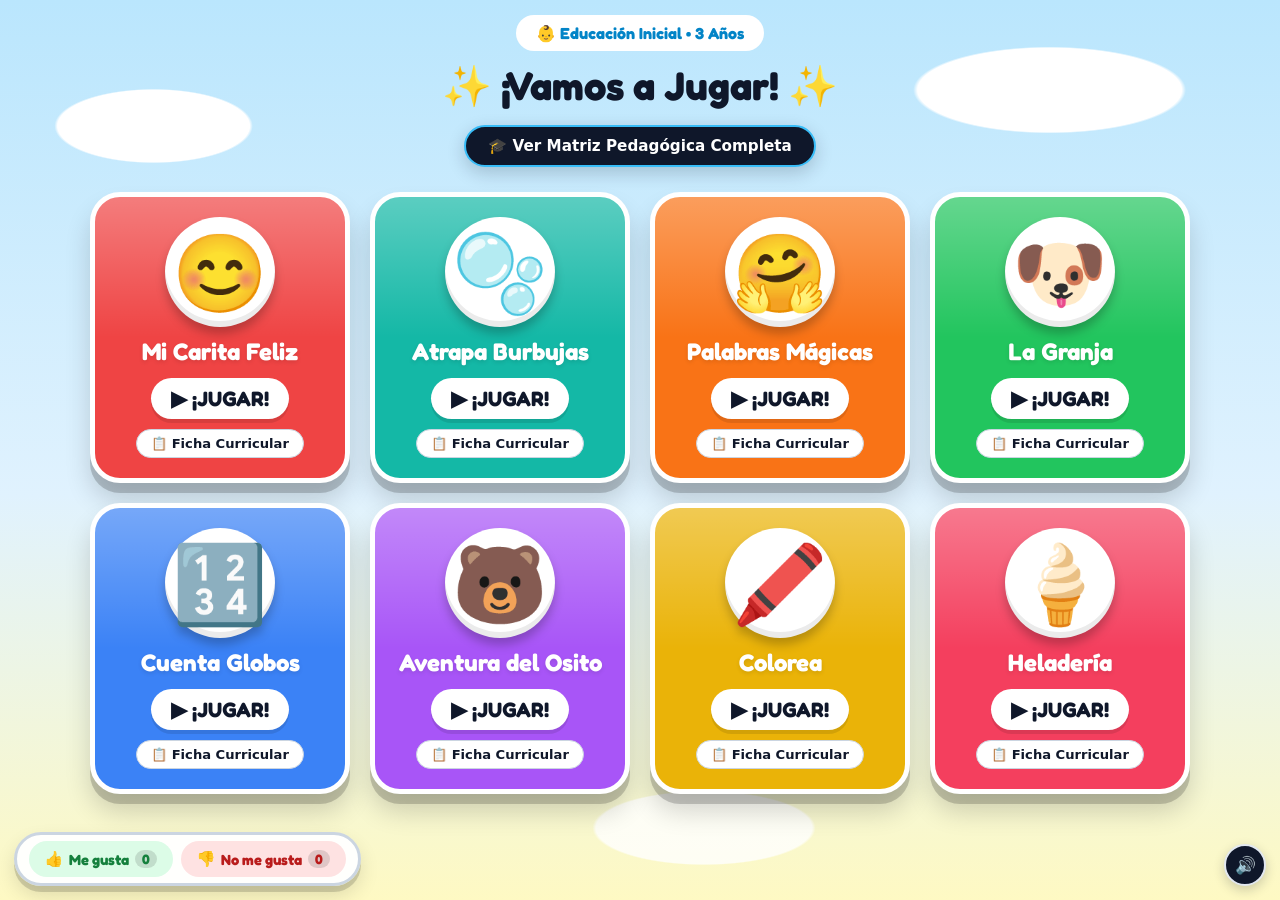
<file: index.html>
<!DOCTYPE html>
<html lang="es">
<head>
  <meta charset="UTF-8">
  <meta name="viewport" content="width=device-width, initial-scale=1.0">
  <title>Mis Juegos - 3 Años</title>
  <link rel="stylesheet" href="global.css">
  <link rel="stylesheet" href="style.css">
  <link href="https://fonts.googleapis.com/css2?family=Fredoka:wght@400;600;700&display=swap" rel="stylesheet">
  <link rel="stylesheet" href="kit.css">
</head>
<body>
  <header class="header">
    <div class="badge-nivel">👶 Educación Inicial • 3 Años</div>
    <h1>✨ ¡Vamos a Jugar! ✨</h1>
  </header>
  <main class="grid-juegos">
    <a href="./juego1-avatar/index.html" class="card card-1"><div class="icon-container">😊</div><h3>Mi Carita Feliz</h3><div class="btn-jugar">▶ ¡JUGAR!</div></a>
    <a href="./juego2-mosaico/index.html" class="card card-2"><div class="icon-container">🫧</div><h3>Atrapa Burbujas</h3><div class="btn-jugar">▶ ¡JUGAR!</div></a>
    <a href="./juego3-valores/index.html" class="card card-3"><div class="icon-container">🤗</div><h3>Palabras Mágicas</h3><div class="btn-jugar">▶ ¡JUGAR!</div></a>
    <a href="./juego4-granja/index.html" class="card card-4"><div class="icon-container">🐶</div><h3>La Granja</h3><div class="btn-jugar">▶ ¡JUGAR!</div></a>
    <a href="./juego5-globos/index.html" class="card card-5"><div class="icon-container">🔢</div><h3>Cuenta Globos</h3><div class="btn-jugar">▶ ¡JUGAR!</div></a>
    <a href="./juego6-cuentos/index.html" class="card card-6"><div class="icon-container">🐻</div><h3>Aventura del Osito</h3><div class="btn-jugar">▶ ¡JUGAR!</div></a>
    <a href="./juego7-arte/index.html" class="card card-7"><div class="icon-container">🖍️</div><h3>Colorea</h3><div class="btn-jugar">▶ ¡JUGAR!</div></a>
    <a href="./juego8-simon/index.html" class="card card-8"><div class="icon-container">🍦</div><h3>Heladería</h3><div class="btn-jugar">▶ ¡JUGAR!</div></a>
  </main>
  <script src="kit.js"></script>
  <script src="script.js"></script>
  <script>
    document.addEventListener('DOMContentLoaded', () => {
      setTimeout(() => {
        if (window.decir) window.decir("Hola, bienvenido. Vamos a jugar, escoge una tarjeta.");
      }, 500);
    });
  </script>
</body>
</html>
</file>
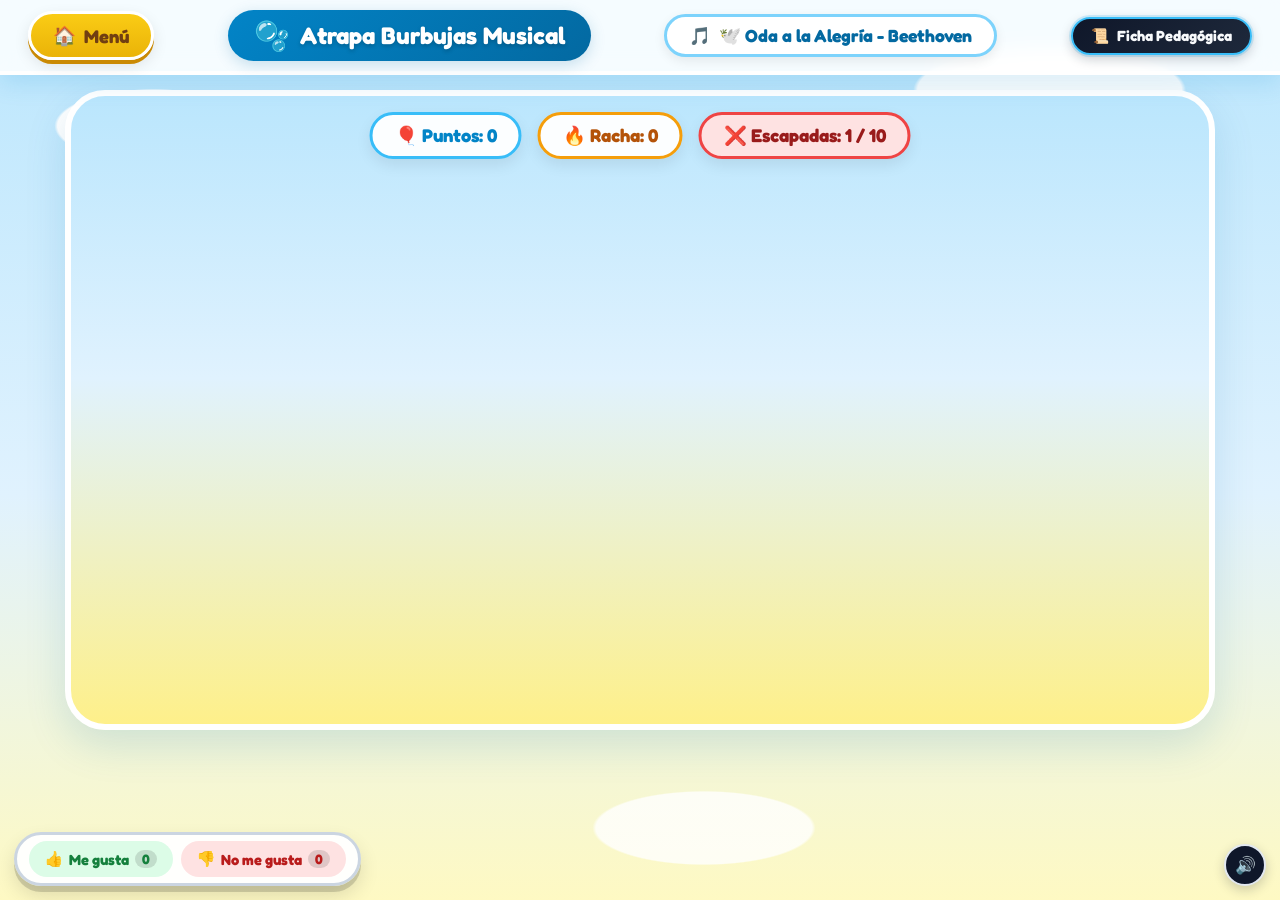
<file: juego2-mosaico/index.html>
<!DOCTYPE html>
<html lang="es">
<head>
  <meta charset="UTF-8">
  <meta name="viewport" content="width=device-width, initial-scale=1.0">
  <title>Atrapa Burbujas Musical</title>
  <link rel="stylesheet" href="../global.css">
  <link rel="stylesheet" href="../kit.css">
  <link rel="stylesheet" href="style.css">
  <link href="https://fonts.googleapis.com/css2?family=Fredoka:wght@400;600;700&display=swap" rel="stylesheet">
</head>
<body>
  <header class="game-header">
    <a href="../index.html" class="nav-btn-home">
      <span class="btn-icon">🏠</span>
      <span class="btn-text">Menú</span>
    </a>
    
    <div class="header-title-box">
      <span class="header-icon">🫧</span>
      <h1 class="header-title">Atrapa Burbujas Musical</h1>
    </div>

    <div class="song-card-header" id="songBadge">
      🎵 Melodía: Cargando...
    </div>
  </header>

  <main class="game-area-container">
    <div class="score-board-custom">
      <div class="score-card points">🎈 Puntos: <span id="scoreText">0</span></div>
      <div class="score-card streak">🔥 Racha: <span id="streakText">0</span></div>
      <div class="score-card danger">❌ Escapadas: <span id="escapedText">0 / 10</span></div>
    </div>

    <div id="bubbleContainer" class="bubble-viewport"></div>
  </main>

  <script src="../kit.js"></script>
  <script src="../global_helper.js"></script>
  <script src="script.js"></script>
</body>
</html>
</file>
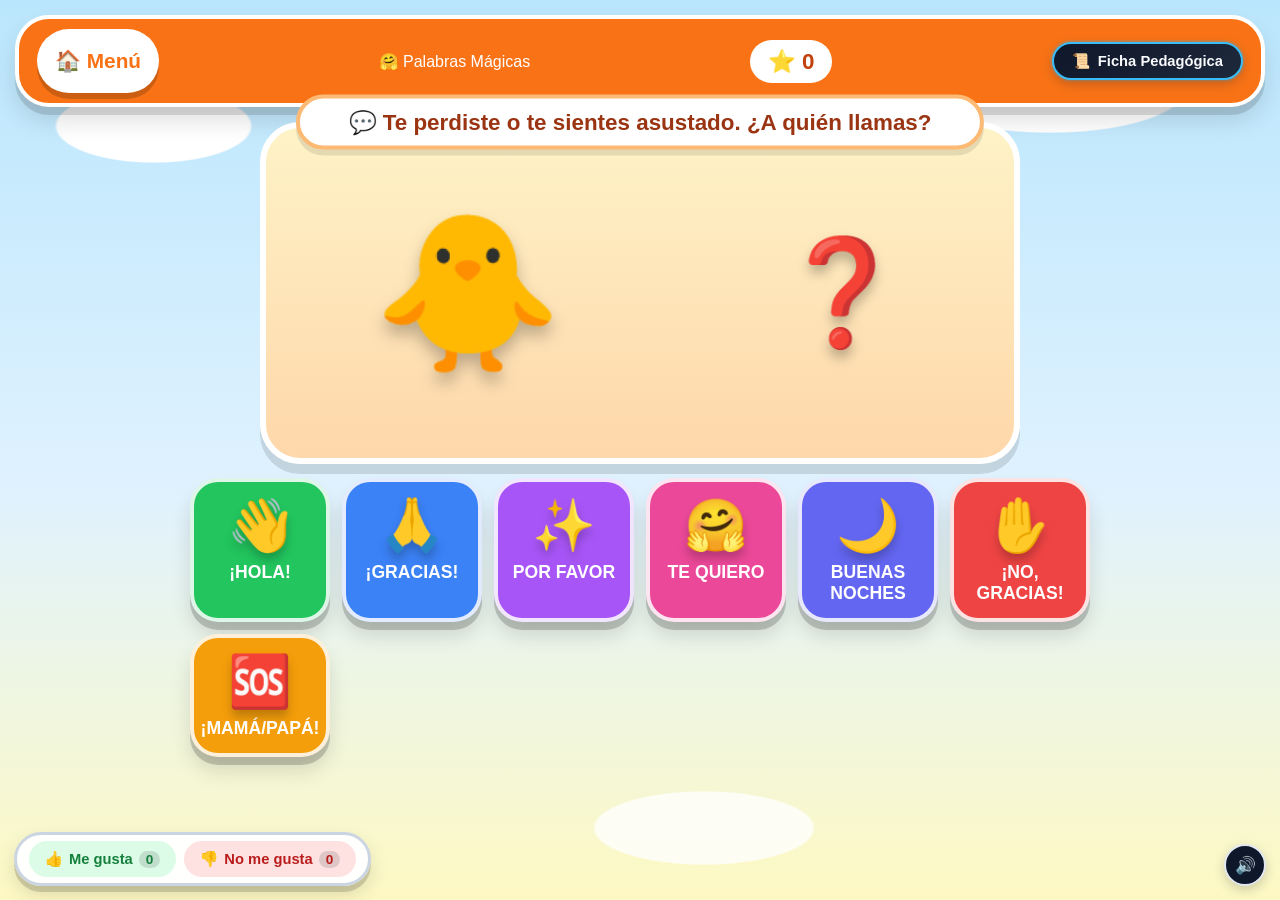
<file: juego3-valores/index.html>
<!DOCTYPE html><html lang="es"><head><meta charset="UTF-8"><meta name="viewport" content="width=device-width, initial-scale=1.0"><title>Palabras Mágicas</title>
<link rel="stylesheet" href="style.css"><link rel="stylesheet" href="../kit.css"></head><body>
<div class="top-nav"><a href="../index.html" class="btn-home">🏠 Menú</a><span class="title">🤗 Palabras Mágicas</span><span class="score" id="est">⭐ 0</span></div>
<div class="escena3" id="esc"><div class="pj" id="pj">🐻</div><div class="prop" id="prop"></div><div class="globo" id="glb"></div></div>
<main class="grid-buttons" id="op"></main>
<script src="../kit.js"></script><script src="script.js"></script>
<script>
  document.addEventListener('DOMContentLoaded', () => {
    setTimeout(() => { if (window.decir) window.decir("¡Bienvenido a Palabras Mágicas! Elige la mejor respuesta."); }, 600);
  });
</script></body></html>
</file>
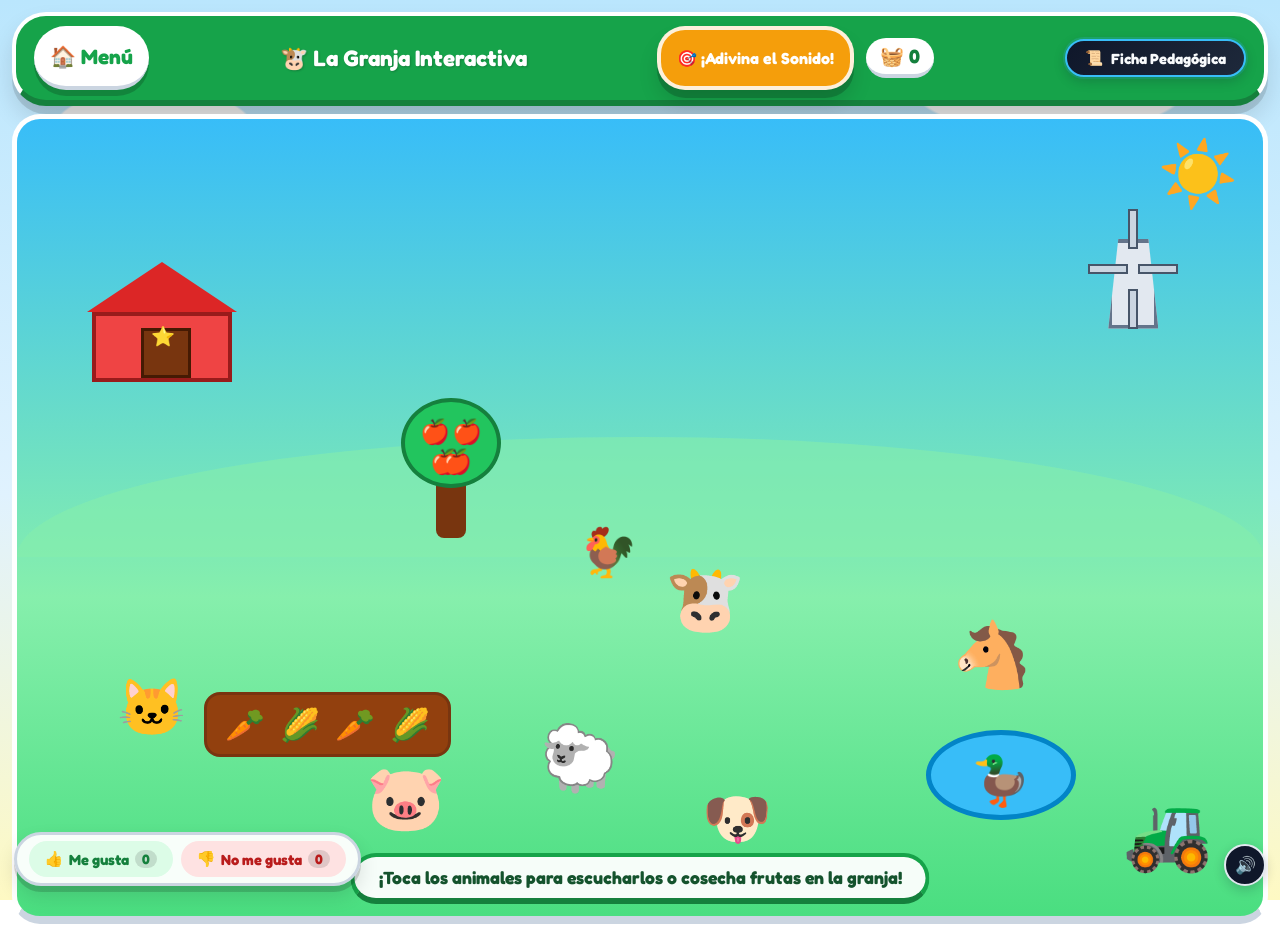
<file: juego4-granja/index.html>
<!DOCTYPE html>
<html lang="es">
<head>
  <meta charset="UTF-8">
  <meta name="viewport" content="width=device-width, initial-scale=1.0">
  <title>La Granja - Educación Inicial</title>
  <link rel="stylesheet" href="../global.css">
  <link rel="stylesheet" href="../kit.css">
  <link rel="stylesheet" href="style.css">
  <link href="https://fonts.googleapis.com/css2?family=Fredoka:wght@400;600;700&display=swap" rel="stylesheet">
</head>
<body>
  <nav class="top-nav">
    <a href="../index.html" class="btn-home">🏠 Menú</a>
    <h2 class="title">🐮 La Granja Interactiva</h2>
    <div class="header-actions">
      <button class="btn-action" onclick="toggleGameMode()" id="modeBtn">🎯 ¡Adivina el Sonido!</button>
      <div class="basket-counter">🧺 <span id="basketCount">0</span></div>
    </div>
  </nav>

  <main class="farm-viewport" id="farmViewport">
    <!-- Sol y Nubes -->
    <div class="sun">☀️</div>
    <div class="cloud cloud-1">☁️</div>
    <div class="cloud cloud-2">☁️</div>

    <!-- Fondo de Montañas -->
    <div class="mountains"></div>

    <!-- Granero Rojo -->
    <div class="barn" title="Granero">
      <div class="barn-roof"></div>
      <div class="barn-wall">
        <div class="barn-door"></div>
        <div class="barn-window">⭐</div>
      </div>
    </div>

    <!-- Molino de Viento Animado -->
    <div class="windmill" title="Molino de Trigo">
      <div class="windmill-body"></div>
      <div class="windmill-blades">
        <div class="blade b1"></div>
        <div class="blade b2"></div>
        <div class="blade b3"></div>
        <div class="blade b4"></div>
      </div>
    </div>

    <!-- Cerca de Madera -->
    <div class="fence-line"></div>

    <!-- Árbol de Manzanas -->
    <div class="apple-tree" id="appleTree" onclick="harvestApple(event)" title="¡Toca para cosechar manzanas!">
      <div class="tree-trunk"></div>
      <div class="tree-foliage">
        <span class="apple a1" id="app1">🍎</span>
        <span class="apple a2" id="app2">🍎</span>
        <span class="apple a3" id="app3">🍎</span>
        <span class="apple a4" id="app4">🍎</span>
      </div>
    </div>

    <!-- Cultivo de Huerta en la Tierra -->
    <div class="crop-field" id="cropField">
      <div class="crop-row">
        <div class="crop-plant" onclick="harvestCrop(this, 'Zanahoria', event)" title="Zanahoria">🥕</div>
        <div class="crop-plant" onclick="harvestCrop(this, 'Maíz', event)" title="Maíz">🌽</div>
        <div class="crop-plant" onclick="harvestCrop(this, 'Zanahoria', event)" title="Zanahoria">🥕</div>
        <div class="crop-plant" onclick="harvestCrop(this, 'Maíz', event)" title="Maíz">🌽</div>
      </div>
    </div>

    <!-- Estanque de Patos -->
    <div class="pond" onclick="playAnimal('pato', event)">
      <div class="duck">🦆</div>
    </div>

    <!-- Animales de la Granja en el Prado -->
    <div class="animal-entity cow" onclick="playAnimal('vaca', event)" title="Vaca">🐮</div>
    <div class="animal-entity horse" onclick="playAnimal('caballo', event)" title="Caballo">🐴</div>
    <div class="animal-entity sheep" onclick="playAnimal('oveja', event)" title="Oveja">🐑</div>
    <div class="animal-entity pig" onclick="playAnimal('cerdo', event)" title="Cerdo">🐷</div>
    <div class="animal-entity hen" onclick="playAnimal('gallo', event)" title="Gallo">🐓</div>
    <div class="animal-entity dog" onclick="playAnimal('perro', event)" title="Perro">🐶</div>
    <div class="animal-entity cat" onclick="playAnimal('gato', event)" title="Gato">🐱</div>
    <div class="tractor" onclick="playTractor(event)">🚜</div>

    <!-- Mensaje Flotante de Instrucción / Lumi -->
    <div class="lumi-banner" id="lumiBanner">
      <span id="lumiText">¡Toca los animales para escucharlos o cosecha frutas en la granja!</span>
    </div>
  </main>

  <script src="../kit.js"></script>
  <script src="script.js"></script>
</body>
</html>
</file>
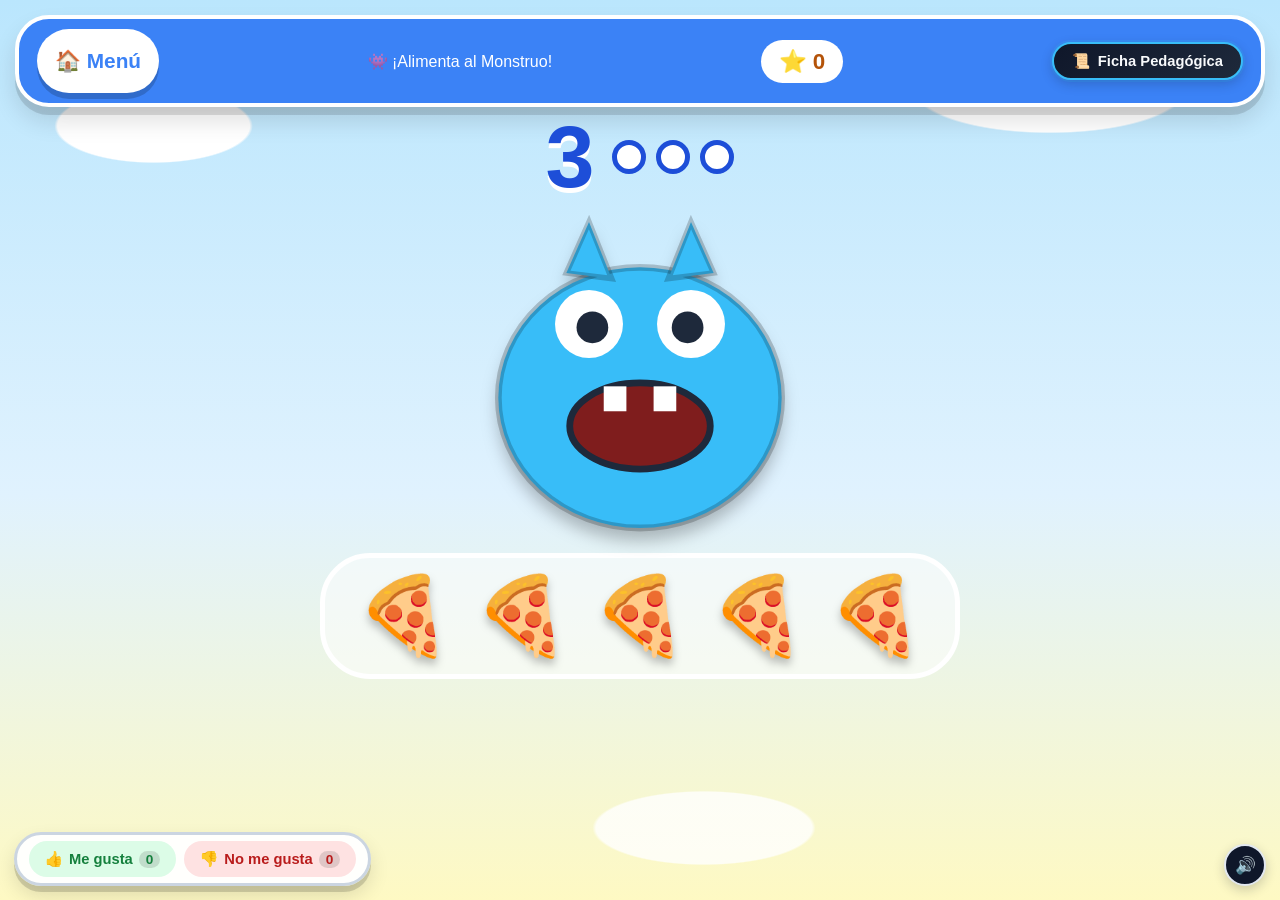
<file: juego5-globos/index.html>
<!DOCTYPE html><html lang="es"><head><meta charset="UTF-8"><meta name="viewport" content="width=device-width, initial-scale=1.0"><title>Alimenta al Monstruo</title>
<link rel="stylesheet" href="style.css"><link rel="stylesheet" href="../kit.css"></head><body>
<div class="top-nav"><a href="../index.html" class="btn-home">🏠 Menú</a><span class="title">👾 ¡Alimenta al Monstruo!</span><span class="stars" id="stars">⭐ 0</span></div>
<div class="pedido" id="pedido"></div>
<div class="monstruo" id="mons"><svg viewBox="0 0 300 300"><ellipse cx="150" cy="170" rx="125" ry="115" fill="var(--m)" stroke="rgba(0,0,0,.2)" stroke-width="6"/><circle cx="105" cy="105" r="30" fill="#fff"/><circle cx="195" cy="105" r="30" fill="#fff"/><circle id="o1" cx="108" cy="108" r="14" fill="#1e293b"/><circle id="o2" cx="192" cy="108" r="14" fill="#1e293b"/><polygon points="85,60 105,15 125,65" fill="var(--m)" stroke="rgba(0,0,0,.2)" stroke-width="5"/><polygon points="175,65 195,15 215,60" fill="var(--m)" stroke="rgba(0,0,0,.2)" stroke-width="5"/><ellipse id="boca" cx="150" cy="195" rx="62" ry="38" fill="#7f1d1d" stroke="#1e293b" stroke-width="6"/><rect x="118" y="160" width="20" height="22" fill="#fff"/><rect x="162" y="160" width="20" height="22" fill="#fff"/></svg><div class="barriga" id="barriga"></div></div>
<div class="plato" id="plato"></div>
<script src="../kit.js"></script><script src="script.js"></script>
<script>
  document.addEventListener('DOMContentLoaded', () => {
    setTimeout(() => { if (window.decir) window.decir("¡Bienvenido a Cuenta Globos y Alimenta al Monstruo!"); }, 600);
  });
</script>
</body></html>
</file>
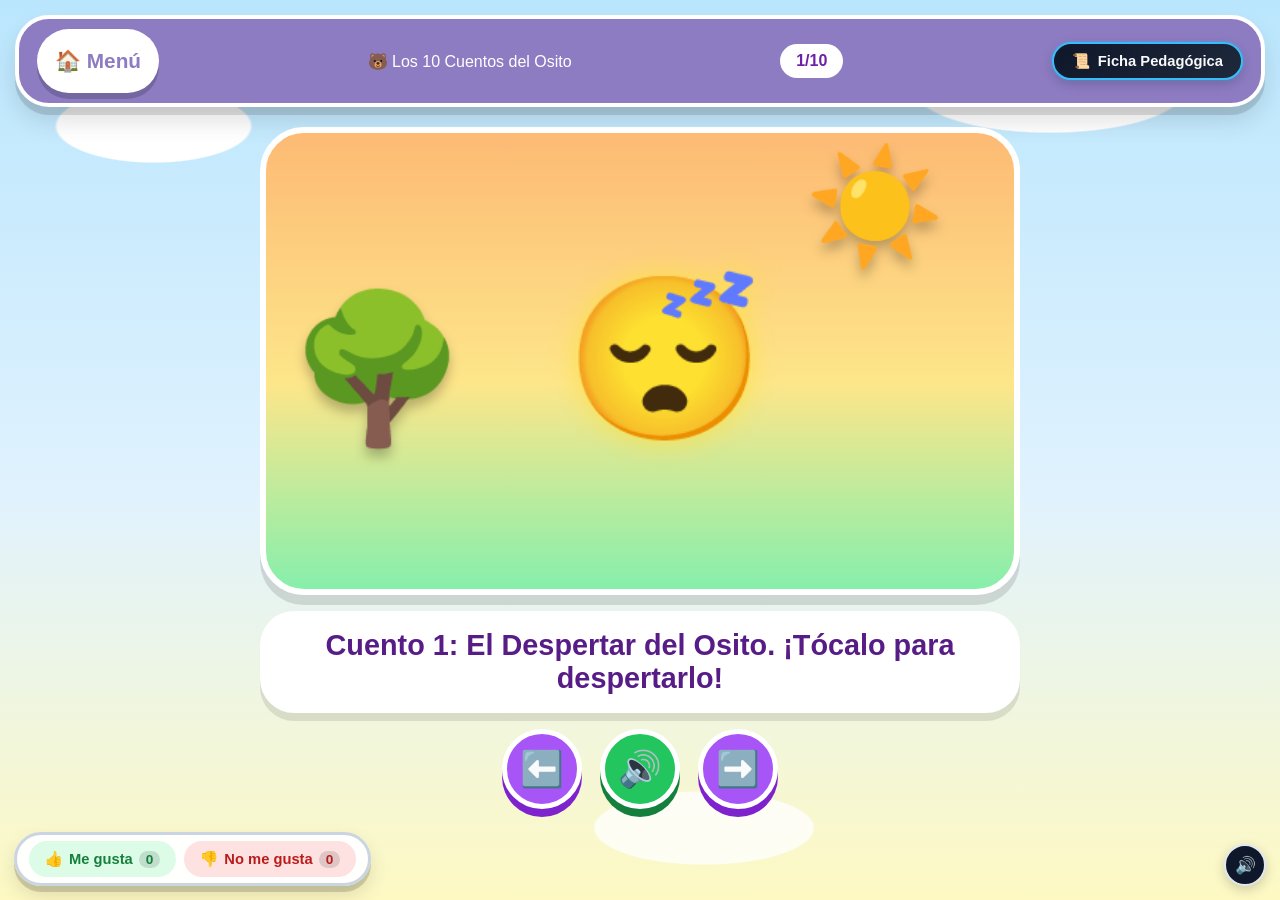
<file: juego6-cuentos/index.html>
<!DOCTYPE html><html lang="es"><head><meta charset="UTF-8"><meta name="viewport" content="width=device-width, initial-scale=1.0"><title>Cuentos del Osito</title>
<link rel="stylesheet" href="style.css"><link rel="stylesheet" href="../kit.css"></head><body>
<div class="top-nav"><a href="../index.html" class="btn-home">🏠 Menú</a><span class="title">🐻 Los 10 Cuentos del Osito</span><span class="stars" id="pg">1/10</span></div>
<main class="libro"><div class="escena" id="escena"></div><div class="texto" id="texto"></div>
<div class="nav-cuento"><button class="flecha" onclick="ir(-1)">⬅️</button><button class="flecha oir" onclick="leer()">🔊</button><button class="flecha" id="sig" onclick="ir(1)">➡️</button></div></main>
<script src="../kit.js"></script><script src="script.js"></script>
<script>
  document.addEventListener('DOMContentLoaded', () => {
    setTimeout(() => { if (window.decir) window.decir("¡Bienvenido a la Aventura del Osito! Tenemos 10 cuentos maravillosos para ti."); }, 600);
  });
</script></body></html>
</file>
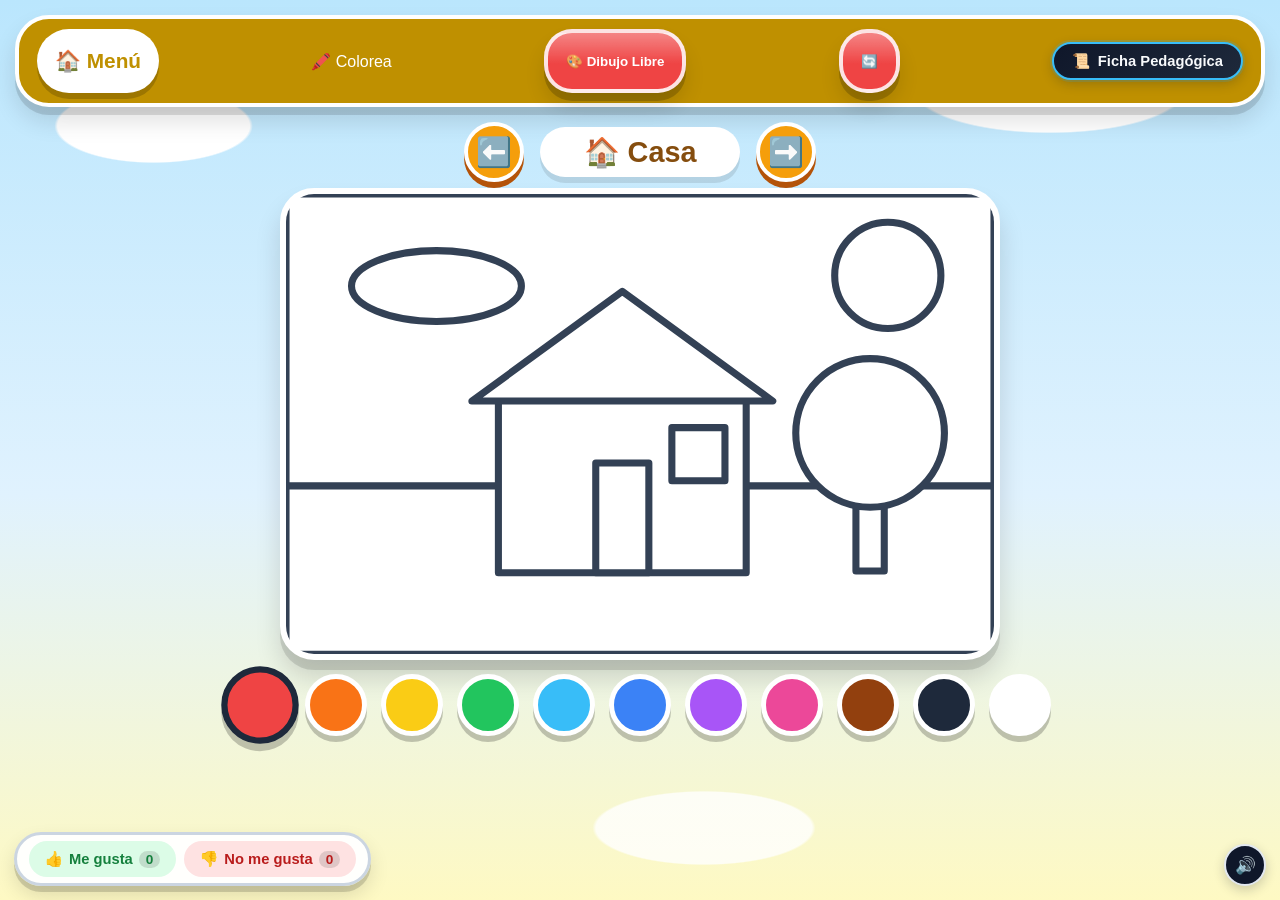
<file: juego7-arte/index.html>
<!DOCTYPE html><html lang="es"><head><meta charset="UTF-8"><meta name="viewport" content="width=device-width, initial-scale=1.0"><title>Colorea</title>
<link rel="stylesheet" href="style.css"><link rel="stylesheet" href="../kit.css"></head><body>
<div class="top-nav"><a href="../index.html" class="btn-home">🏠 Menú</a><span class="title">🖍️ Colorea</span>
<button class="btn-clear" onclick="toggleModoLibre()" id="btnModo">🎨 Dibujo Libre</button>
<button class="btn-clear" onclick="reiniciar()">🔄</button></div>

<div class="selector" id="secSelector">
  <button class="flecha" onclick="cambiar(-1)">⬅️</button>
  <span id="nom" class="nom"></span>
  <button class="flecha" onclick="cambiar(1)">➡️</button>
</div>

<svg id="dib" viewBox="0 0 400 260"></svg>

<div id="contenedorCanvas" style="display:none; margin: 10px auto; text-align:center;">
  <canvas id="paintCanvas" width="500" height="320" style="background:white; border:5px solid #854d0e; border-radius:20px; touch-action:none; cursor:crosshair; box-shadow:0 8px 16px rgba(0,0,0,0.15);"></canvas>
  <div style="margin-top:10px; display:flex; gap:10px; justify-content:center;">
    <button class="btn-clear" onclick="setGrosor(6)">✏️ Pincel Fino</button>
    <button class="btn-clear" onclick="setGrosor(18)">🖌️ Pincel Grueso</button>
    <button class="btn-clear" onclick="usarBorrador()">🧽 Borrador</button>
    <button class="btn-clear" onclick="limpiarCanvasLibre()">🧹 Limpiar Hoja</button>
  </div>
</div>

<div class="paleta" id="paleta"></div>
<script src="../kit.js"></script><script src="script.js"></script>
<script>
  document.addEventListener('DOMContentLoaded', () => {
    setTimeout(() => { if (window.decir) window.decir("¡Bienvenido a Colorea y Dibujo Libre!"); }, 600);
  });
</script></body></html>
</file>
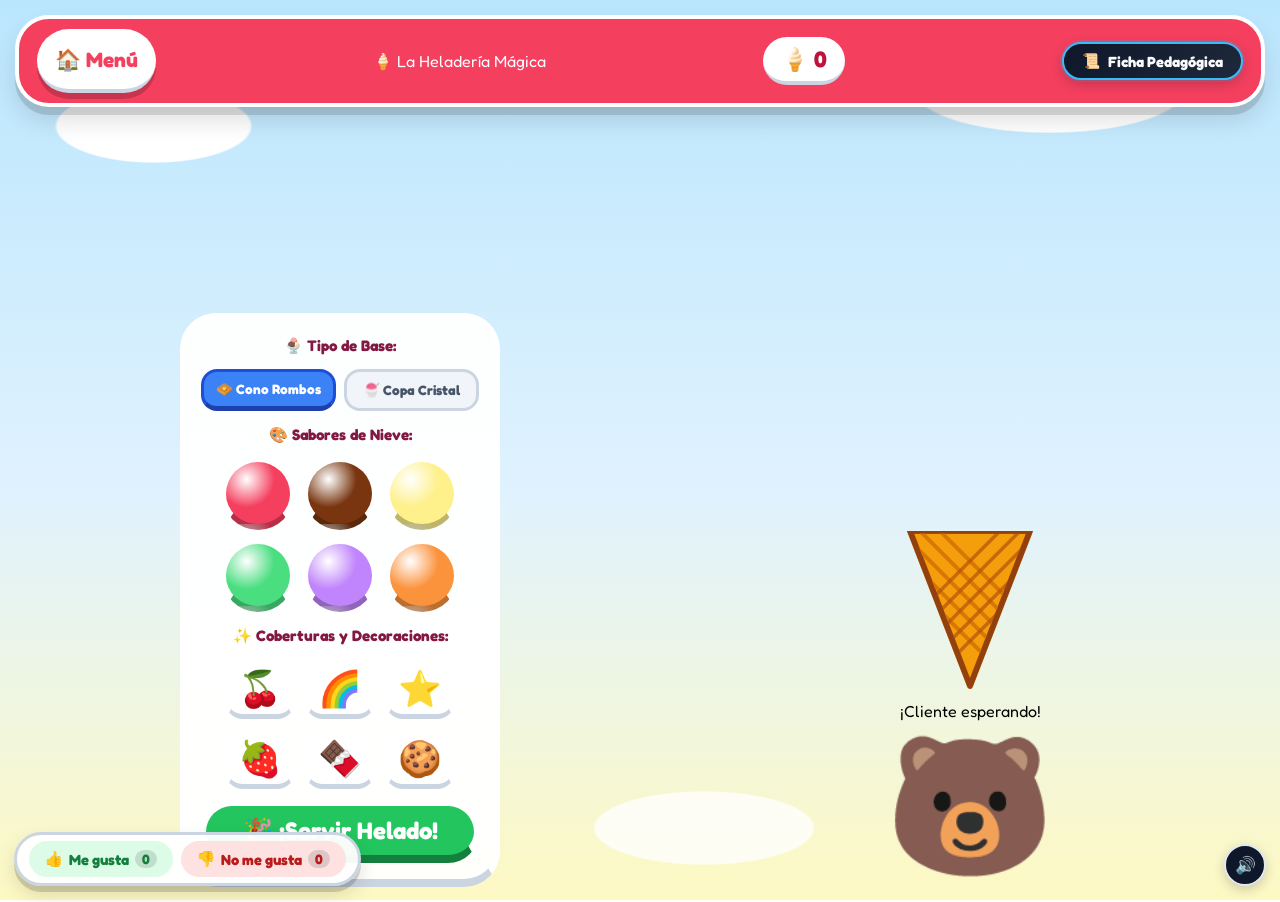
<file: juego8-simon/index.html>
<!DOCTYPE html>
<html lang="es">
<head>
  <meta charset="UTF-8">
  <meta name="viewport" content="width=device-width, initial-scale=1.0">
  <title>La Heladería Mágica</title>
  <link rel="stylesheet" href="style.css">
  <link rel="stylesheet" href="../kit.css">
  <link href="https://fonts.googleapis.com/css2?family=Fredoka:wght@600;700&display=swap" rel="stylesheet">
</head>
<body>

  <div class="top-nav">
    <a href="../index.html" class="btn-home">🏠 Menú</a>
    <span class="title">🍦 La Heladería Mágica</span>
    <span class="score" id="cnt">🍦 0</span>
  </div>

  <main class="heladeria">
    <div class="panel">
      <h3>🍨 Tipo de Base:</h3>
      <div class="fila-base">
        <button class="btn-base active" id="btn-cono" onclick="setBase('cono')">🧇 Cono Rombos</button>
        <button class="btn-base" id="btn-copa" onclick="setBase('copa')">🍧 Copa Cristal</button>
      </div>

      <h3>🎨 Sabores de Nieve:</h3>
      <div class="fila" id="sab"></div>
      
      <h3>✨ Coberturas y Decoraciones:</h3>
      <div class="fila" id="tops"></div>
      
      <button class="servir" onclick="servir()">🎉 ¡Servir Helado!</button>
    </div>

    <div class="estacion">
      <div class="helado" id="hel">
        <!-- SVG Cono Rombos -->
        <svg class="cono-base base-elem active" id="svg-cono" viewBox="0 0 140 160">
          <defs>
            <clipPath id="conoClip">
              <polygon points="10,0 130,0 70,155" />
            </clipPath>
          </defs>
          <polygon points="10,0 130,0 70,155" fill="#f59e0b" stroke="#b45309" stroke-width="6" stroke-linejoin="round"/>
          <g clip-path="url(#conoClip)">
            <path d="M-20 -20 L160 160 M0 -20 L180 160 M20 -20 L200 160 M-40 -20 L140 160 M-60 -20 L120 160" stroke="#d97706" stroke-width="4"/>
            <path d="M160 -20 L-20 160 M140 -20 L-40 160 M180 -20 L0 160 M120 -20 L-60 160 M200 -20 L20 160" stroke="#b45309" stroke-width="3.5" opacity="0.7"/>
          </g>
          <polygon points="10,0 130,0 70,155" fill="none" stroke="#92400e" stroke-width="5" stroke-linejoin="round"/>
        </svg>

        <!-- SVG Copa Cristal colocado por detrás -->
        <svg class="copa-base base-elem" id="svg-copa" viewBox="0 0 170 150">
          <ellipse cx="85" cy="135" rx="45" ry="10" fill="#0284c7" opacity="0.3"/>
          <path d="M75 90 L75 130 L95 130 L95 90 Z" fill="#38bdf8" stroke="#0284c7" stroke-width="3"/>
          <ellipse cx="85" cy="130" rx="40" ry="8" fill="#0284c7"/>
          <!-- Vaso transparente detrás -->
          <path d="M15 15 L45 90 L125 90 L155 15 Z" fill="rgba(186, 230, 253, 0.55)" stroke="#0284c7" stroke-width="5" stroke-linejoin="round"/>
          <ellipse cx="85" cy="15" rx="70" ry="12" fill="none" stroke="#0284c7" stroke-width="4"/>
        </svg>
      </div>

      <div class="cliente-card">
        <span class="cliente-label">¡Cliente esperando!</span>
        <div class="cliente" id="cli">🐻</div>
      </div>
    </div>
  </main>

  <script src="../kit.js"></script>
  <script src="script.js"></script>
  <script>
    document.addEventListener('DOMContentLoaded', () => {
      setTimeout(() => { 
        if (window.decir) window.decir("¡Bienvenido a La Heladería! Prepara un helado delicioso."); 
      }, 600);
    });
  </script>
</body>
</html>
</file>
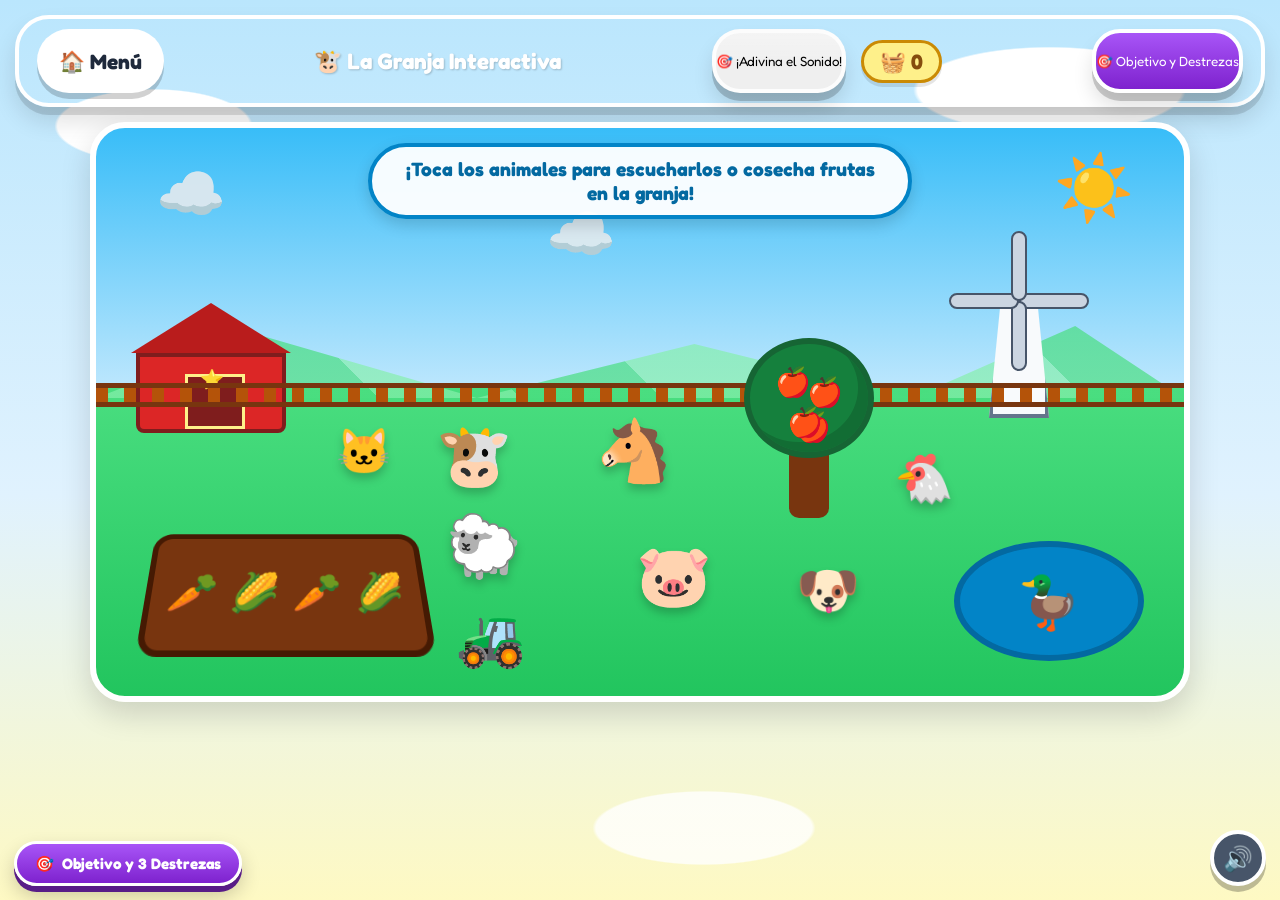
<file: PROYECTO_JUEGOS_CORREGIDO_DEFINITIVO_5/juego4-granja/index.html>
<!DOCTYPE html>
<html lang="es">
<head>
  <meta charset="UTF-8">
  <meta name="viewport" content="width=device-width, initial-scale=1.0">
  <title>La Granja - Educación Inicial</title>
  <link rel="stylesheet" href="../global.css">
  <link rel="stylesheet" href="../kit.css">
  <link rel="stylesheet" href="style.css">
  <link href="https://fonts.googleapis.com/css2?family=Fredoka:wght@400;600;700&display=swap" rel="stylesheet">
</head>
<body>
  <nav class="top-nav">
    <a href="../index.html" class="btn-home">🏠 Menú</a>
    <h2 class="title">🐮 La Granja Interactiva</h2>
    <div class="header-actions">
      <button class="btn-action" onclick="toggleGameMode()" id="modeBtn">🎯 ¡Adivina el Sonido!</button>
      <div class="basket-counter">🧺 <span id="basketCount">0</span></div>
    </div>
  </nav>

  <main class="farm-viewport" id="farmViewport">
    <!-- Sol y Nubes -->
    <div class="sun">☀️</div>
    <div class="cloud cloud-1">☁️</div>
    <div class="cloud cloud-2">☁️</div>

    <!-- Fondo de Montañas -->
    <div class="mountains"></div>

    <!-- Granero Rojo -->
    <div class="barn" title="Granero">
      <div class="barn-roof"></div>
      <div class="barn-wall">
        <div class="barn-door"></div>
        <div class="barn-window">⭐</div>
      </div>
    </div>

    <!-- Molino de Viento Animado -->
    <div class="windmill" title="Molino de Trigo">
      <div class="windmill-body"></div>
      <div class="windmill-blades">
        <div class="blade b1"></div>
        <div class="blade b2"></div>
        <div class="blade b3"></div>
        <div class="blade b4"></div>
      </div>
    </div>

    <!-- Cerca de Madera -->
    <div class="fence-line"></div>

    <!-- Árbol de Manzanas (Fruta de árbol) -->
    <div class="apple-tree" id="appleTree" onclick="harvestApple(event)" title="¡Toca para cosechar manzanas!">
      <div class="tree-trunk"></div>
      <div class="tree-foliage">
        <span class="apple a1" id="app1">🍎</span>
        <span class="apple a2" id="app2">🍎</span>
        <span class="apple a3" id="app3">🍎</span>
        <span class="apple a4" id="app4">🍎</span>
      </div>
    </div>

    <!-- Cultivo de Huerta en la Tierra (Zanahorias y Maíz) -->
    <div class="crop-field" id="cropField">
      <div class="crop-row">
        <div class="crop-plant" onclick="harvestCrop(this, '🥕 Zanahoria')" title="Zanahoria">🥕</div>
        <div class="crop-plant" onclick="harvestCrop(this, '🌽 Maíz')" title="Maíz">🌽</div>
        <div class="crop-plant" onclick="harvestCrop(this, '🥕 Zanahoria')" title="Zanahoria">🥕</div>
        <div class="crop-plant" onclick="harvestCrop(this, '🌽 Maíz')" title="Maíz">🌽</div>
      </div>
    </div>

    <!-- Estanque de Patos -->
    <div class="pond" onclick="playAnimal('pato', event)">
      <div class="duck">🦆</div>
    </div>

    <!-- Animales de la Granja en el Prado -->
    <div class="animal-entity cow" onclick="playAnimal('vaca', event)" title="Vaca">🐮</div>
    <div class="animal-entity horse" onclick="playAnimal('caballo', event)" title="Caballo">🐴</div>
    <div class="animal-entity sheep" onclick="playAnimal('oveja', event)" title="Oveja">🐑</div>
    <div class="animal-entity pig" onclick="playAnimal('cerdo', event)" title="Cerdo">🐷</div>
    <div class="animal-entity hen" onclick="playAnimal('gallina', event)" title="Gallina">🐔</div>
    <div class="animal-entity dog" onclick="playAnimal('perro', event)" title="Perro">🐶</div>
    <div class="animal-entity cat" onclick="playAnimal('gato', event)" title="Gato">🐱</div>
    <div class="tractor" onclick="playTractor(event)">🚜</div>

    <!-- Mensaje Flotante de Instrucción / Lumi -->
    <div class="lumi-banner" id="lumiBanner">
      <span id="lumiText">¡Toca los animales para escucharlos o cosecha frutas en la granja!</span>
    </div>
  </main>

  <script src="../kit.js"></script>
  <script src="../global_helper.js"></script>
  <script src="script.js"></script>
</body>
</html>
</file>
<file: global.css>
* {
  box-sizing: border-box;
  margin: 0;
  padding: 0;
  font-family: 'Fredoka', 'Quicksand', sans-serif;
  -webkit-tap-highlight-color: transparent;
  user-select: none;
}

body {
  background: linear-gradient(135deg, #e0f2fe 0%, #fef3c7 50%, #fce7f3 100%);
  min-height: 100vh;
  padding: 15px;
  position: relative;
  overflow-x: hidden;
  text-align: center;
  -webkit-font-smoothing: antialiased;
  text-rendering: optimizeSpeed;
}

/* TOP-NAV CON BISEL 3D VOLUMÉTRICO DE ALTA VELOCIDAD */
.top-nav {
  display: flex;
  justify-content: space-between;
  align-items: center;
  padding: 12px 20px;
  border-radius: 25px;
  color: white;
  margin-bottom: 15px;
  border-bottom: 6px solid rgba(0, 0, 0, 0.15); /* 0% Lag en PCs lentas */
  transform: translateZ(0); /* Aceleración GPU */
}

.btn-home {
  background: white;
  color: #1e293b;
  text-decoration: none;
  font-weight: 700;
  font-size: 1.1rem;
  padding: 10px 22px;
  border-radius: 50px;
  border-bottom: 5px solid #cbd5e1;
  transition: transform 0.08s ease, border-bottom-width 0.08s ease;
  transform: translateZ(0);
}

.btn-home:active {
  transform: translateY(3px) translateZ(0);
  border-bottom-width: 2px;
}

.title {
  font-size: 1.4rem;
  font-weight: 700;
  text-shadow: 1px 1px 2px rgba(0, 0, 0, 0.2);
}

/* PARTÍCULAS ULTRA FLUIDAS */
.particle {
  position: fixed;
  pointer-events: none;
  z-index: 9999;
  border-radius: 50%;
  animation: particle-pop 0.8s forwards cubic-bezier(0.1, 0.8, 0.3, 1);
  transform: translateZ(0);
  will-change: transform, opacity;
}

@keyframes particle-pop {
  0% {
    transform: translate(-50%, -50%) scale(0.3) translateZ(0);
    opacity: 1;
  }
  100% {
    transform: translate(var(--dx), var(--dy)) scale(1.5) rotate(360deg) translateZ(0);
    opacity: 0;
  }
}
</file>
<file: style.css>
.header { text-align: center; margin-bottom: 25px; }
.badge-nivel { display: inline-block; background: white; color: #0284c7; padding: 8px 20px; border-radius: 50px; font-weight: bold; margin-bottom: 10px; }
.header h1 { font-size: 2.5rem; color: #0f172a; margin-bottom: 5px; }
.grid-juegos { display: grid; grid-template-columns: repeat(auto-fit, minmax(220px, 1fr)); gap: 20px; max-width: 1100px; margin: 0 auto; }
.card { text-decoration: none; border-radius: 30px; padding: 20px; display: flex; flex-direction: column; align-items: center; border: 4px solid white; cursor: pointer; transition: transform 0.2s; }
.card:hover { transform: translateY(-8px) scale(1.03); }
.card .icon-container { font-size: 4rem; background: white; width: 85px; height: 85px; border-radius: 50%; display: flex; align-items: center; justify-content: center; margin-bottom: 10px; }
.card h3 { color: white; font-size: 1.3rem; margin-bottom: 12px; text-shadow: 0 2px 4px rgba(0,0,0,0.1); }
.btn-jugar { background: white; color: #0f172a; font-weight: bold; padding: 8px 20px; border-radius: 40px; box-shadow: 0 4px 0 rgba(0,0,0,0.1); }
.card-1 { background: #ef4444; } .card-2 { background: #14b8a6; } .card-3 { background: #f97316; } .card-4 { background: #22c55e; }
.card-5 { background: #3b82f6; } .card-6 { background: #a855f7; } .card-7 { background: #eab308; } .card-8 { background: #f43f5e; }
</file>
<file: kit.css>
/* --- ESTILOS BASE DEL PROYECTO --- */
body{background:radial-gradient(ellipse 160px 60px at 12% 14%,#fff 60%,transparent 62%),radial-gradient(ellipse 220px 70px at 82% 10%,#fff 60%,transparent 62%),radial-gradient(ellipse 180px 60px at 55% 92%,#ffffffcc 60%,transparent 62%),linear-gradient(180deg,#bae6fd 0%,#e0f2fe 55%,#fef9c3 100%)!important;background-attachment:fixed!important;min-height:100vh;touch-action:manipulation}
.top-nav{border:4px solid #fff;border-radius:34px!important;box-shadow:0 8px 0 rgba(0,0,0,.12),0 14px 24px rgba(0,0,0,.12)!important;padding:10px 18px!important}
.btn-home{min-width:64px;min-height:64px;display:inline-flex;align-items:center;justify-content:center;font-size:1.3rem!important;border-radius:40px!important;box-shadow:0 6px 0 rgba(0,0,0,.18)!important}
h2{text-shadow:0 2px 0 #fff}
.btn-animal,.card-btn,.balloon-btn,.btn-drum,.btn-action,.btn-play,.btn-water,.btn-option,.btn-act,.btn-clear{min-height:64px;border:4px solid rgba(255,255,255,.85)!important;border-radius:28px!important;box-shadow:0 8px 0 rgba(0,0,0,.18),0 14px 20px rgba(0,0,0,.12)!important;background-image:linear-gradient(180deg,rgba(255,255,255,.35),rgba(255,255,255,0) 55%);transition:transform .12s,box-shadow .12s}
.btn-animal{background-color:#fff}
.btn-animal:active,.card-btn:active,.balloon-btn:active,.btn-drum:active,.btn-action:active,.btn-play:active,.btn-water:active,.btn-option:active,.btn-act:active{transform:translateY(6px) scale(.97)!important;box-shadow:0 2px 0 rgba(0,0,0,.2)!important}
.emoji,.icon,.balloon-icon,.character,.mascot,.plant-box,.icon-container,.balloon{filter:drop-shadow(0 7px 5px rgba(0,0,0,.22))}
.emoji,.icon,.balloon-icon,.mascot,.character{animation:floaty 3s ease-in-out infinite}
.character:active{animation:none}
@keyframes floaty{0%,100%{transform:translateY(0) rotate(-2deg)}50%{transform:translateY(-8px) rotate(2deg)}}
.card{border-width:5px!important;box-shadow:0 10px 0 rgba(0,0,0,.18),0 18px 26px rgba(0,0,0,.16);background-image:linear-gradient(180deg,rgba(255,255,255,.3),rgba(255,255,255,0) 50%);position:relative;}
.card .icon-container{width:110px!important;height:110px!important;font-size:4.8rem!important;box-shadow:inset 0 -6px 0 rgba(0,0,0,.08)}
.card h3{font-size:1.5rem!important}
.btn-jugar{font-size:1.3rem}
.particle{position:fixed;pointer-events:none;z-index:9999;border-radius:50%;animation:particle-pop .8s forwards cubic-bezier(.1,.8,.3,1)}
@keyframes particle-pop{0%{transform:translate(-50%,-50%) scale(.3);opacity:1}100%{transform:translate(var(--dx),var(--dy)) scale(1.5) rotate(360deg);opacity:0}}

/* --- ESTILOS FORMALES EXECUTIVE Y BOTONES REFINADOS --- */

.btn-audio-float {
  position: fixed;
  right: 14px;
  bottom: 14px;
  z-index: 99999;
  width: 42px;
  height: 42px;
  border-radius: 50%;
  border: 2px solid #e2e8f0;
  background: #0f172a;
  color: #f8fafc;
  font-size: 1.05rem;
  cursor: pointer;
  box-shadow: 0 4px 12px rgba(15, 23, 42, 0.2);
  transition: all 0.15s ease;
}
.btn-audio-float:hover { background: #1e293b; transform: scale(1.05); }

.btn-pedagogia-topnav {
  background: linear-gradient(135deg, #0f172a 0%, #1e293b 100%) !important;
  color: #f8fafc !important;
  border: 2px solid #38bdf8 !important;
  border-radius: 24px !important;
  padding: 8px 18px !important;
  font-family: system-ui, -apple-system, BlinkMacSystemFont, "Segoe UI", Roboto, sans-serif !important;
  font-size: 0.92rem !important;
  font-weight: 700 !important;
  cursor: pointer !important;
  box-shadow: 0 4px 12px rgba(15, 23, 42, 0.22), 0 0 0 2px rgba(56, 189, 248, 0.2) !important;
  display: inline-flex !important;
  align-items: center !important;
  gap: 8px !important;
  min-height: auto !important;
  transition: all 0.2s cubic-bezier(0.16, 1, 0.3, 1) !important;
}
.btn-pedagogia-topnav:hover {
  background: linear-gradient(135deg, #1e293b 0%, #334155 100%) !important;
  border-color: #7dd3fc !important;
  transform: translateY(-2px) !important;
  box-shadow: 0 6px 18px rgba(15, 23, 42, 0.3) !important;
}
.btn-pedagogia-topnav:active {
  transform: translateY(1px) !important;
}

.btn-pedagogia-formal-float {
  position: fixed;
  left: 16px;
  bottom: 16px;
  z-index: 99998;
  background: #0f172a;
  color: #ffffff;
  border: 1px solid #38bdf8;
  padding: 9px 18px;
  border-radius: 20px;
  font-family: system-ui, -apple-system, sans-serif;
  font-weight: 700;
  font-size: 0.88rem;
  cursor: pointer;
  box-shadow: 0 6px 16px rgba(15, 23, 42, 0.25);
  transition: all 0.15s ease;
}

.btn-matriz-formal-menu {
  display: inline-block;
  margin-top: 10px;
  background: #0f172a;
  color: #ffffff;
  border: 2px solid #38bdf8;
  padding: 10px 22px;
  border-radius: 24px;
  font-family: system-ui, -apple-system, sans-serif;
  font-weight: 700;
  font-size: 0.95rem;
  cursor: pointer;
  box-shadow: 0 6px 18px rgba(15,23,42,0.2);
  transition: all 0.15s ease;
}
.btn-matriz-formal-menu:hover {
  background: #1e293b;
  transform: translateY(-2px);
}

.card-info-btn-formal {
  margin-top: 10px;
  background: #ffffff;
  color: #0f172a;
  border: 1px solid #cbd5e1;
  padding: 6px 14px;
  border-radius: 16px;
  font-family: system-ui, -apple-system, sans-serif;
  font-size: 0.82rem;
  font-weight: 700;
  cursor: pointer;
  transition: all 0.15s ease;
}
.card-info-btn-formal:hover {
  background: #0f172a;
  color: #ffffff;
  border-color: #0f172a;
}

/* OVERLAY Y MODAL EXECUTIVE FICHA PEDAGÓGICA */
.pedagogia-modal-overlay {
  position: fixed;
  top: 0; left: 0; right: 0; bottom: 0;
  background: rgba(15, 23, 42, 0.68);
  backdrop-filter: blur(8px);
  -webkit-backdrop-filter: blur(8px);
  z-index: 100000;
  display: flex;
  align-items: center;
  justify-content: center;
  padding: 16px;
  opacity: 0;
  pointer-events: none;
  transition: opacity 0.22s ease-in-out;
}
.pedagogia-modal-overlay.active {
  opacity: 1;
  pointer-events: auto;
}
.pedagogia-modal-content {
  background: #ffffff;
  border-radius: 24px;
  width: 100%;
  max-width: 620px;
  padding: 28px 32px;
  box-shadow: 0 25px 50px -12px rgba(15, 23, 42, 0.35), 0 0 0 1px rgba(226, 232, 240, 0.8);
  position: relative;
  transform: scale(0.94) translateY(10px);
  transition: transform 0.25s cubic-bezier(0.16, 1, 0.3, 1);
  max-height: 88vh;
  overflow-y: auto;
  text-align: left;
  font-family: system-ui, -apple-system, BlinkMacSystemFont, "Segoe UI", Roboto, sans-serif;
}
.pedagogia-modal-overlay.active .pedagogia-modal-content {
  transform: scale(1) translateY(0);
}

.pedagogia-modal-close {
  position: absolute;
  top: 18px;
  right: 18px;
  background: #f1f5f9;
  border: 1px solid #e2e8f0;
  width: 36px;
  height: 36px;
  border-radius: 50%;
  font-size: 1.1rem;
  cursor: pointer;
  color: #64748b;
  display: flex;
  align-items: center;
  justify-content: center;
  transition: all 0.15s ease;
}
.pedagogia-modal-close:hover { background: #0f172a; color: #ffffff; border-color: #0f172a; }

/* DISEÑO DE LA FICHA EXECUTIVE */
.ficha-formal-header {
  border-bottom: 2px solid #f1f5f9;
  padding-bottom: 16px;
  margin-bottom: 20px;
}
.ficha-badge-institution {
  font-size: 0.72rem;
  font-weight: 800;
  color: #0369a1;
  letter-spacing: 0.8px;
  text-transform: uppercase;
  margin-bottom: 6px;
}
.ficha-formal-title {
  font-size: 1.55rem;
  color: #0f172a;
  margin: 0 0 10px 0;
  font-weight: 800;
  line-height: 1.2;
  text-shadow: none !important;
}
.ficha-subtitle {
  font-size: 0.88rem;
  color: #64748b;
  margin: 0;
}
.ficha-ambito-pill {
  display: inline-block;
  color: #ffffff;
  padding: 5px 14px;
  border-radius: 14px;
  font-size: 0.82rem;
  font-weight: 700;
  box-shadow: 0 2px 6px rgba(0,0,0,0.1);
}
.ficha-ambito-pill span { opacity: 0.85; font-weight: 500; }

.ficha-section-card {
  background: #f8fafc;
  border: 1px solid #e2e8f0;
  border-radius: 16px;
  padding: 18px 20px;
  margin-bottom: 16px;
}
.objective-card {
  border-left: 5px solid #0284c7;
  background: linear-gradient(180deg, #f0f9ff 0%, #f8fafc 100%);
}
.destrezas-card {
  border-left: 5px solid #6d28d9;
}

.section-label {
  font-size: 0.78rem;
  font-weight: 800;
  color: #334155;
  letter-spacing: 0.6px;
  margin-bottom: 10px;
  display: flex;
  align-items: center;
  gap: 6px;
}
.section-label .icon { font-size: 1rem; }

.objective-text {
  font-size: 0.95rem;
  color: #1e293b;
  line-height: 1.55;
  margin: 0;
  font-weight: 500;
}

.destrezas-grid {
  display: flex;
  flex-direction: column;
  gap: 12px;
}
.destreza-item {
  display: flex;
  align-items: flex-start;
  gap: 12px;
  background: #ffffff;
  padding: 12px 14px;
  border-radius: 12px;
  border: 1px solid #e2e8f0;
}
.destreza-badge {
  background: #0f172a;
  color: #38bdf8;
  font-weight: 800;
  font-size: 0.8rem;
  padding: 3px 8px;
  border-radius: 8px;
  flex-shrink: 0;
  letter-spacing: 0.5px;
}
.destreza-desc {
  font-size: 0.9rem;
  color: #334155;
  line-height: 1.45;
  font-weight: 500;
}

.ficha-formal-footer {
  display: flex;
  align-items: center;
  justify-content: space-between;
  gap: 12px;
  margin-top: 22px;
  padding-top: 16px;
  border-top: 1px solid #f1f5f9;
}
.btn-primary-formal {
  background: #0f172a;
  color: #ffffff;
  padding: 10px 24px;
  border-radius: 14px;
  border: none;
  font-weight: 700;
  font-size: 0.9rem;
  cursor: pointer;
  transition: all 0.15s ease;
  margin-left: auto;
}
.btn-primary-formal:hover { background: #1e293b; }

.btn-secondary-formal {
  background: #f1f5f9;
  color: #334155;
  padding: 10px 18px;
  border-radius: 14px;
  border: 1px solid #cbd5e1;
  font-weight: 600;
  font-size: 0.85rem;
  cursor: pointer;
  transition: all 0.15s ease;
}
.btn-secondary-formal:hover { background: #e2e8f0; color: #0f172a; }

.matriz-scroll-container {
  display: flex;
  flex-direction: column;
  gap: 12px;
  margin: 16px 0;
}
.matriz-card-executive {
  background: #f8fafc;
  border: 1px solid #e2e8f0;
  border-left-width: 5px;
  padding: 14px 16px;
  border-radius: 12px;
  cursor: pointer;
  transition: all 0.15s ease;
}
.matriz-card-executive:hover {
  background: #ffffff;
  box-shadow: 0 4px 12px rgba(0,0,0,0.06);
  transform: translateX(3px);
}
.matriz-card-top {
  display: flex;
  align-items: center;
  gap: 10px;
  margin-bottom: 6px;
}
.matriz-icon-badge { font-size: 1.4rem; }
.matriz-meta { flex: 1; display: flex; align-items: center; justify-content: space-between; gap: 8px; }
.matriz-meta h4 { margin: 0; font-size: 0.98rem; color: #0f172a; font-weight: 700; }
.matriz-tag { color: #ffffff; font-size: 0.72rem; padding: 2px 8px; border-radius: 8px; font-weight: 700; }
.matriz-obj-snippet { margin: 0; font-size: 0.85rem; color: #475569; line-height: 1.4; }
</file>
<file: juego2-mosaico/style.css>
* {
  box-sizing: border-box;
}

body {
  margin: 0;
  padding: 0;
  font-family: 'Fredoka', sans-serif;
  background: linear-gradient(180deg, #e0f2fe 0%, #bae6fd 100%);
  min-height: 100vh;
  overflow: hidden;
  user-select: none;
}

/* Header Traslúcido Flotante Elegante (Sin barra azul pesada) */
.game-header {
  display: flex;
  align-items: center;
  justify-content: space-between;
  background: rgba(255, 255, 255, 0.85);
  backdrop-filter: blur(10px);
  padding: 10px 28px;
  border-bottom: 4px solid #ffffff;
  box-shadow: 0 8px 25px rgba(2, 132, 199, 0.15);
  position: relative;
  z-index: 100;
}

.nav-btn-home {
  display: flex;
  align-items: center;
  gap: 8px;
  background: linear-gradient(180deg, #facc15 0%, #eab308 100%);
  color: #713f12;
  font-weight: 700;
  font-size: 1.15rem;
  padding: 10px 22px;
  border-radius: 50px;
  text-decoration: none;
  border: 3px solid #ffffff;
  box-shadow: 0 4px 0 #ca8a04, 0 6px 15px rgba(0,0,0,0.1);
  transition: transform 0.1s;
}

.nav-btn-home:active {
  transform: translateY(3px);
  box-shadow: 0 1px 0 #ca8a04;
}

.header-title-box {
  display: flex;
  align-items: center;
  gap: 10px;
  background: linear-gradient(135deg, #0284c7 0%, #0369a1 100%);
  padding: 8px 26px;
  border-radius: 40px;
  box-shadow: 0 4px 15px rgba(3, 105, 161, 0.2);
}

.header-icon {
  font-size: 1.8rem;
}

.header-title {
  color: #ffffff;
  font-size: 1.5rem;
  font-weight: 700;
  margin: 0;
  text-shadow: 0 2px 4px rgba(0, 0, 0, 0.2);
}

.song-card-header {
  display: flex;
  align-items: center;
  gap: 8px;
  background: #ffffff;
  color: #0369a1;
  font-weight: 700;
  font-size: 1.1rem;
  padding: 8px 22px;
  border-radius: 35px;
  border: 3px solid #7dd3fc;
  box-shadow: 0 4px 12px rgba(0,0,0,0.08);
}

.rep-pill {
  background: #0284c7;
  color: white;
  padding: 3px 10px;
  border-radius: 20px;
  font-size: 0.95rem;
  font-weight: bold;
  margin-left: 5px;
}

/* Área de Juego Principal */
.game-area-container {
  position: relative;
  width: 95vw;
  max-width: 1150px;
  height: 80vh;
  max-height: 640px;
  margin: 15px auto;
  border-radius: 40px;
  border: 6px solid #ffffff;
  box-shadow: 0 15px 40px rgba(3, 105, 161, 0.15);
  background: linear-gradient(180deg, #bae6fd 0%, #e0f2fe 45%, #fef08a 100%);
  overflow: hidden;
}

/* Tablero Marcador */
.score-board-custom {
  position: absolute;
  top: 16px;
  left: 50%;
  transform: translateX(-50%);
  display: flex;
  gap: 16px;
  z-index: 90;
}

.score-card {
  background: rgba(255, 255, 255, 0.95);
  color: #0f172a;
  padding: 9px 22px;
  border-radius: 30px;
  font-weight: 700;
  font-size: 1.15rem;
  border: 3px solid #38bdf8;
  box-shadow: 0 6px 15px rgba(0,0,0,0.08);
}

.score-card.points { border-color: #38bdf8; color: #0284c7; }
.score-card.streak { border-color: #f59e0b; color: #b45309; }
.score-card.danger { border-color: #ef4444; color: #991b1b; background: #fee2e2; }

.bubble-viewport {
  position: absolute;
  top: 0;
  left: 0;
  width: 100%;
  height: 100%;
  pointer-events: none;
}

.bubble {
  position: absolute;
  bottom: -160px;
  border-radius: 50% !important;
  cursor: pointer;
  display: flex;
  align-items: center;
  justify-content: center;
  user-select: none;
  box-shadow: inset -8px -8px 20px rgba(0,0,0,0.15), 0 10px 25px rgba(0,0,0,0.2);
  border: 4px solid rgba(255,255,255,0.9);
  animation: floatUpAnim var(--duration) linear forwards;
  pointer-events: auto !important;
  z-index: 50;
  transition: transform 0.1s;
}

.bubble:active {
  transform: scale(0.88);
}

@keyframes floatUpAnim {
  0% { transform: translateY(0) scale(0.85); opacity: 0.95; }
  100% { transform: translateY(-820px) scale(1.1); opacity: 1; }
}

.level-up-toast {
  position: absolute;
  top: 40%;
  left: 50%;
  transform: translate(-50%, -50%);
  background: #facc15;
  color: #713f12;
  padding: 20px 42px;
  border-radius: 50px;
  border: 6px solid #ffffff;
  font-size: 2rem;
  font-weight: bold;
  box-shadow: 0 15px 35px rgba(0,0,0,0.3);
  z-index: 200;
  animation: popToast 1.8s ease-out forwards;
  pointer-events: none;
}

@keyframes popToast {
  0% { transform: translate(-50%, -50%) scale(0.3); opacity: 0; }
  20% { transform: translate(-50%, -50%) scale(1.1); opacity: 1; }
  80% { opacity: 1; }
  100% { transform: translate(-50%, -50%) scale(1.3); opacity: 0; }
}

.game-over-overlay {
  position: fixed;
  top: 0;
  left: 0;
  width: 100vw;
  height: 100vh;
  background: rgba(15, 23, 42, 0.75);
  backdrop-filter: blur(8px);
  display: flex;
  align-items: center;
  justify-content: center;
  z-index: 1000;
}

.game-over-modal {
  background: linear-gradient(135deg, #ffffff 0%, #fef3c7 100%);
  border: 8px solid #f59e0b;
  border-radius: 40px;
  padding: 35px 45px;
  text-align: center;
  box-shadow: 0 20px 50px rgba(0, 0, 0, 0.4);
  max-width: 420px;
  width: 90%;
}

.game-over-modal h2 {
  font-size: 2.5rem;
  color: #b45309;
  margin-bottom: 10px;
}

.btn-restart-giant {
  margin-top: 25px;
  background: linear-gradient(180deg, #4ade80 0%, #16a34a 100%);
  color: white;
  border: 4px solid #ffffff;
  padding: 18px 36px;
  font-size: 1.8rem;
  font-weight: bold;
  border-radius: 50px;
  cursor: pointer;
  box-shadow: 0 8px 0 #15803d, 0 15px 25px rgba(0, 0, 0, 0.25);
  transition: transform 0.1s;
  display: inline-flex;
  align-items: center;
  justify-content: center;
  gap: 12px;
  width: 100%;
}

.btn-restart-giant:active {
  transform: translateY(6px);
}
</file>
<file: juego3-valores/style.css>
* { box-sizing: border-box; font-family: 'Fredoka', sans-serif; }
body { background: #fff7ed; margin: 0; padding: 15px; text-align: center; }
.top-nav { display: flex; justify-content: space-between; align-items: center; background: #f97316; padding: 12px 20px; border-radius: 20px; color: white; margin-bottom: 15px; }
.btn-home { background: white; color: #f97316; text-decoration: none; font-weight: bold; padding: 10px 18px; border-radius: 50px; }
.score { font-weight: 700; background: #fff; color: #c2410c; padding: 8px 18px; border-radius: 30px; font-size: 1.4rem; }
.escena3 { position: relative; max-width: 760px; margin: 6px auto 14px; height: 38vh; min-height: 240px; border-radius: 40px; border: 6px solid #fff; background: linear-gradient(#fef3c7,#fed7aa); box-shadow: 0 10px 0 rgba(0,0,0,.12); display: flex; align-items: center; justify-content: space-around; }
.pj { font-size: min(22vw,9.5rem); animation: floaty 3s infinite; filter: drop-shadow(0 10px 8px rgba(0,0,0,.25)); }
.prop { font-size: min(16vw,6.5rem); filter: drop-shadow(0 8px 6px rgba(0,0,0,.25)); animation: latir 1.2s infinite; }
@keyframes latir { 50% { transform: scale(1.15); } }
.prop.recibe { animation: vuelaP 1s forwards; } @keyframes vuelaP { to { transform: translateX(-30vw) scale(.5) rotate(360deg); opacity: 0; } }
.pj.feliz { animation: brinca .6s infinite; } @keyframes brinca { 50% { transform: translateY(-40px) scale(1.15); } }
.globo { position: absolute; top: -6px; left: 50%; transform: translate(-50%,-50%); background: #fff; border: 4px solid #fdba74; border-radius: 30px; padding: 10px 22px; font-size: clamp(0.95rem,2.8vw,1.4rem); font-weight: 700; color: #9a3412; width: 92%; box-shadow: 0 6px 0 rgba(0,0,0,.1); }
.grid-buttons { display: grid; grid-template-columns: repeat(auto-fit, minmax(135px, 1fr))!important; max-width: 900px!important; gap: 12px!important; margin: 0 auto; }
.card-btn { border: none; border-radius: 28px; padding: 14px; color: white; font-weight: bold; cursor: pointer; display: flex; flex-direction: column; align-items: center; gap: 6px; box-shadow: 0 8px 0 rgba(0,0,0,0.2); }
.card-btn .icon { font-size: 3.2rem!important; } .card-btn .label { font-size: 1.1rem!important; }
.llueve { position: fixed; top: -60px; font-size: 3.5rem; z-index: 50; pointer-events: none; animation: llover 1.8s ease-in forwards; }
@keyframes llover { to { transform: translateY(110vh) rotate(360deg); } }
.tiembla { animation: tmb .4s; } @keyframes tmb { 25% { transform: translateX(-12px); } 75% { transform: translateX(12px); } }
</file>
<file: juego4-granja/style.css>
* {
  box-sizing: border-box;
  font-family: 'Fredoka', cursive, sans-serif;
  user-select: none;
}

body {
  margin: 0;
  padding: 12px;
  overflow: hidden;
  background: #bae6fd;
}

.top-nav {
  display: flex;
  justify-content: space-between;
  align-items: center;
  background: #16a34a;
  padding: 10px 18px;
  border-radius: 20px;
  color: white;
  margin-bottom: 8px;
  border-bottom: 6px solid #15803d;
  transform: translateZ(0);
}

.btn-home {
  background: #fff;
  color: #16a34a;
  text-decoration: none;
  font-weight: 700;
  padding: 8px 16px;
  border-radius: 50px;
  border-bottom: 4px solid #cbd5e1;
}

.header-actions {
  display: flex;
  align-items: center;
  gap: 12px;
}

.btn-action {
  background: #f59e0b;
  color: white;
  font-weight: 700;
  font-size: 1rem;
  border: none;
  padding: 8px 16px;
  border-radius: 20px;
  border-bottom: 5px solid #b45309;
  cursor: pointer;
  transition: transform 0.08s;
}

.btn-action:active { transform: translateY(3px); }

.basket-counter {
  background: #fff;
  color: #15803d;
  font-weight: 700;
  padding: 6px 14px;
  border-radius: 20px;
  border-bottom: 4px solid #cbd5e1;
  font-size: 1.2rem;
}

/* VIENPORT DE LA GRANJA */
.farm-viewport {
  position: relative;
  width: 100%;
  height: calc(100vh - 90px);
  background: linear-gradient(180deg, #38bdf8 0%, #86efac 60%, #4ade80 100%);
  border-radius: 28px;
  border: 5px solid #fff;
  border-bottom: 8px solid #cbd5e1;
  overflow: hidden;
  transform: translateZ(0);
}

/* ELEMENTOS DEL PAISAJE */
.sun { position: absolute; top: 15px; right: 25px; font-size: 4rem; animation: floaty 4s infinite ease-in-out; }
.cloud { position: absolute; font-size: 3rem; opacity: 0.85; animation: moveCloud 20s linear infinite; }
.cloud-1 { top: 20px; left: -80px; }
.cloud-2 { top: 60px; left: -180px; animation-delay: 10s; }

@keyframes moveCloud {
  0% { transform: translateX(0); }
  100% { transform: translateX(110vw); }
}

.mountains {
  position: absolute;
  bottom: 45%;
  width: 100%;
  height: 120px;
  background: #86efac;
  border-radius: 50% 50% 0 0 / 100% 100% 0 0;
  opacity: 0.6;
}

/* GRANERO */
.barn {
  position: absolute;
  top: 18%;
  left: 6%;
  width: 140px;
  height: 120px;
}
.barn-roof {
  width: 0; height: 0;
  border-left: 75px solid transparent;
  border-right: 75px solid transparent;
  border-bottom: 50px solid #dc2626;
  margin-left: -5px;
}
.barn-wall {
  width: 140px;
  height: 70px;
  background: #ef4444;
  border: 4px solid #991b1b;
  position: relative;
}
.barn-door {
  position: absolute;
  bottom: 0;
  left: 45px;
  width: 50px;
  height: 50px;
  background: #78350f;
  border: 3px solid #451a03;
}
.barn-window { position: absolute; top: 8px; left: 55px; font-size: 1.2rem; }

/* MOLINO */
.windmill { position: absolute; top: 15%; right: 8%; width: 60px; height: 140px; }
.windmill-body { width: 50px; height: 90px; background: #e2e8f0; border: 4px solid #64748b; margin: 0 auto; clip-path: polygon(20% 0%, 80% 0%, 100% 100%, 0% 100%); }
.windmill-blades { position: absolute; top: 5px; left: 5px; width: 50px; height: 50px; animation: spin 8s linear infinite; transform-origin: center; }
.blade { position: absolute; width: 40px; height: 10px; background: #cbd5e1; border: 2px solid #475569; }
.b1 { top: 20px; left: -20px; } .b2 { top: 20px; right: -20px; }
.b3 { top: -20px; left: 5px; transform: rotate(90deg); } .b4 { top: 60px; left: 5px; transform: rotate(90deg); }

@keyframes spin { 100% { transform: rotate(360deg); } }

/* ÁRBOL Y HUERTA */
.apple-tree { position: absolute; top: 35%; left: 30%; width: 120px; height: 140px; cursor: pointer; }
.tree-trunk { position: absolute; bottom: 0; left: 45px; width: 30px; height: 60px; background: #78350f; border-radius: 8px; }
.tree-foliage { position: absolute; top: 0; left: 10px; width: 100px; height: 90px; background: #22c55e; border-radius: 50%; border: 4px solid #15803d; }
.apple { position: absolute; font-size: 1.5rem; transition: transform 0.2s; }
.a1 { top: 15px; left: 15px; } .a2 { top: 15px; right: 15px; }
.a3 { top: 45px; left: 25px; } .a4 { top: 45px; right: 25px; }

.crop-field { position: absolute; bottom: 20%; left: 15%; background: #92400e; padding: 10px 18px; border-radius: 16px; border: 3px solid #78350f; }
.crop-row { display: flex; gap: 15px; }
.crop-plant { font-size: 2rem; cursor: pointer; transition: transform 0.1s; }
.crop-plant:active { transform: scale(1.3); }

/* ESTANQUE DE PATOS */
.pond { position: absolute; bottom: 12%; right: 15%; width: 150px; height: 90px; background: #38bdf8; border-radius: 50%; border: 5px solid #0284c7; cursor: pointer; }
.duck { font-size: 3rem; margin-top: 15px; animation: floaty 2s infinite ease-in-out; }

/* ANIMALES */
.animal-entity { position: absolute; font-size: 4rem; cursor: pointer; transition: transform 0.15s; will-change: transform; transform: translateZ(0); }
.animal-entity:active { transform: scale(1.25) translateZ(0); }

.cow { bottom: 35%; left: 52%; }
.horse { bottom: 28%; left: 75%; }
.sheep { bottom: 15%; left: 42%; }
.pig { bottom: 10%; left: 28%; }
.hen { bottom: 42%; left: 45%; font-size: 3rem; }
.dog { bottom: 8%; left: 55%; font-size: 3.5rem; }
.cat { bottom: 22%; left: 8%; font-size: 3.5rem; }
.tractor { position: absolute; bottom: 5%; right: 4%; font-size: 4.5rem; cursor: pointer; }

/* BANNER DE LUMI */
.lumi-banner {
  position: absolute;
  bottom: 12px;
  left: 50%;
  transform: translateX(-50%);
  background: rgba(255, 255, 255, 0.95);
  border: 4px solid #16a34a;
  border-bottom: 6px solid #15803d;
  padding: 10px 24px;
  border-radius: 30px;
  font-weight: 700;
  color: #14532d;
  font-size: 1.1rem;
  z-index: 100;
  width: max-content;
  max-width: 90vw;
}

@keyframes floaty { 0%, 100% { transform: translateY(0); } 50% { transform: translateY(-8px); } }
</file>
<file: juego5-globos/style.css>
* { box-sizing: border-box; font-family: 'Fredoka', sans-serif; }
body { margin: 0; padding: 15px; text-align: center; overflow: hidden; }
.top-nav { display: flex; justify-content: space-between; align-items: center; background: #3b82f6; padding: 12px 20px; border-radius: 20px; color: white; margin-bottom: 6px; }
.btn-home { background: #fff; color: #3b82f6; text-decoration: none; font-weight: bold; padding: 10px 18px; border-radius: 50px; }
.stars { font-weight: 700; background: #fff; color: #b45309; padding: 8px 18px; border-radius: 30px; font-size: 1.4rem; }
.pedido { display: flex; align-items: center; justify-content: center; gap: 18px; margin: 4px 0; }
.pn { font-size: clamp(3rem,9vw,5.5rem); font-weight: 700; color: #1d4ed8; text-shadow: 0 5px 0 #fff; line-height: 1; }
.pd { display: flex; gap: 10px; } .pd i { width: 34px; height: 34px; border-radius: 50%; border: 5px solid #1d4ed8; background: #fff; transition: .3s; }
.pd i.on { background: #facc15; transform: scale(1.25); box-shadow: 0 0 14px #fde047; }
.monstruo { position: relative; width: min(40vh,340px); margin: 0 auto; filter: drop-shadow(0 12px 8px rgba(0,0,0,.25)); animation: floaty 3s ease-in-out infinite; }
.monstruo svg { width: 100%; display: block; }
.barriga { position: absolute; left: 50%; bottom: 9%; transform: translateX(-50%); font-size: 3rem; font-weight: 700; color: #fff; text-shadow: 0 3px 0 rgba(0,0,0,.3); }
.come #boca { animation: chomp .5s; } @keyframes chomp { 50% { transform: scaleY(.2); transform-origin: 150px 195px; } }
.come { animation: come .5s!important; } @keyframes come { 50% { transform: scale(1.1,.92); } }
.feliz { animation: brinca .6s infinite!important; } @keyframes brinca { 50% { transform: translateY(-36px) scale(1.1); } }
.no { animation: tmb .4s!important; } @keyframes tmb { 25% { transform: translateX(-14px); } 75% { transform: translateX(14px); } }
.plato { display: flex; flex-wrap: wrap; justify-content: center; gap: 10px; margin: 8px auto; max-width: 640px; padding: 12px; background: #fff8; border: 5px solid #fff; border-radius: 50px; }
.comida { font-size: clamp(3rem,9vw,4.8rem); background: none; border: none; cursor: pointer; animation: floaty 2.4s infinite; filter: drop-shadow(0 6px 4px rgba(0,0,0,.25)); }
.vuela { position: fixed; font-size: 4.5rem; background: none; border: none; z-index: 50; pointer-events: none; transition: transform .5s ease-in; }
</file>
<file: juego6-cuentos/style.css>
* { box-sizing: border-box; font-family: 'Fredoka', sans-serif; }
body { background: #faf5ff; margin: 0; padding: 15px; text-align: center; }
.top-nav { display: flex; justify-content: space-between; align-items: center; background: #8e7cc3; padding: 12px 20px; border-radius: 20px; color: white; margin-bottom: 20px; }
.btn-home { background: white; color: #8e7cc3; text-decoration: none; font-weight: bold; padding: 10px 18px; border-radius: 50px; }
.stars { font-weight: 700; background: #fff; color: #6b21a8; padding: 8px 16px; border-radius: 30px; }
.libro { max-width: 760px; margin: 0 auto; }
.escena { display: block!important; position: relative; height: 52vh; overflow: hidden; border: 6px solid #fff; border-radius: 44px; box-shadow: 0 10px 0 rgba(0,0,0,.12); }
.it { position: absolute; line-height: 1; animation: floaty 3s ease-in-out infinite; filter: drop-shadow(0 8px 6px rgba(0,0,0,.25)); }
.ac { cursor: pointer; animation: latido 1s ease-in-out infinite; filter: drop-shadow(0 0 14px #fde047); }
@keyframes latido { 0%,100% { transform: scale(1); } 50% { transform: scale(1.18); } }
.texto { margin: 16px 0; font-size: clamp(1.2rem,4vw,1.8rem); font-weight: 700; color: #581c87; background: #fff; border-radius: 34px; padding: 18px; box-shadow: 0 8px 0 rgba(0,0,0,.1); }
.nav-cuento { display: flex; justify-content: center; gap: 18px; }
.flecha { font-size: 2.2rem; width: 80px; height: 80px; border-radius: 50%; border: 5px solid #fff; background: #a855f7; color: #fff; cursor: pointer; box-shadow: 0 8px 0 #7e22ce; }
.oir { background: #22c55e; box-shadow: 0 8px 0 #15803d; }
.listo { animation: latido .8s infinite; background: #22c55e; box-shadow: 0 8px 0 #15803d,0 0 24px #86efac; }
</file>
<file: juego7-arte/style.css>
* { box-sizing: border-box; font-family: 'Fredoka', sans-serif; }
body { background: #fefce8; margin: 0; padding: 15px; text-align: center; }
.top-nav { display: flex; justify-content: space-between; align-items: center; background: #bf9000; padding: 12px 20px; border-radius: 20px; color: white; margin-bottom: 15px; }
.btn-home { background: white; color: #bf9000; text-decoration: none; font-weight: bold; padding: 10px 18px; border-radius: 50px; }
#dib { display: block; width: min(88vw,720px); margin: 6px auto; background: #fff; border: 6px solid #fff; border-radius: 34px; box-shadow: 0 10px 0 rgba(0,0,0,.12),0 18px 26px rgba(0,0,0,.14); }
.z { fill: #fff; stroke: #334155; stroke-width: 4; stroke-linejoin: round; cursor: pointer; transition: fill .2s; }
.paleta { display: flex; flex-wrap: wrap; justify-content: center; gap: 14px; margin-top: 14px; }
.col { width: 62px; height: 62px; border-radius: 50%; border: 5px solid #fff; cursor: pointer; box-shadow: 0 6px 0 rgba(0,0,0,.22); transition: transform .15s; }
.col.sel { transform: scale(1.25); border-color: #1e293b; }
.selector { display: flex; justify-content: center; align-items: center; gap: 16px; margin: 4px 0; }
.nom { font-size: 1.8rem; font-weight: 700; color: #854d0e; background: #fff; border-radius: 30px; padding: 8px 26px; min-width: 200px; box-shadow: 0 6px 0 rgba(0,0,0,.1); }
.flecha { font-size: 1.8rem; width: 60px; height: 60px; border-radius: 50%; border: 4px solid #fff; background: #f59e0b; color: #fff; cursor: pointer; box-shadow: 0 6px 0 #b45309; }
.btn-clear { background: #ef4444; color: white; border: none; font-weight: bold; padding: 10px 18px; border-radius: 20px; cursor: pointer; }
</file>
<file: juego8-simon/style.css>
* {
  box-sizing: border-box;
  font-family: 'Fredoka', cursive, sans-serif;
  user-select: none;
}

body {
  margin: 0;
  padding: 15px;
  text-align: center;
  overflow: hidden;
  background: linear-gradient(135deg, #fff1f2 0%, #e0f2fe 100%);
}

.top-nav {
  display: flex;
  justify-content: space-between;
  align-items: center;
  background: #f43f5e;
  padding: 12px 20px;
  border-radius: 20px;
  color: white;
  margin-bottom: 10px;
  border-bottom: 6px solid #be123c;
}

.btn-home {
  background: #fff;
  color: #f43f5e;
  text-decoration: none;
  font-weight: bold;
  padding: 10px 18px;
  border-radius: 50px;
  border-bottom: 4px solid #cbd5e1;
}

.score {
  font-weight: 700;
  background: #fff;
  color: #be123c;
  padding: 8px 18px;
  border-radius: 30px;
  font-size: 1.4rem;
  border-bottom: 4px solid #cbd5e1;
}

.heladeria {
  display: flex;
  justify-content: space-around;
  align-items: flex-end;
  height: calc(100vh - 130px);
  gap: 10px;
}

.panel {
  display: flex;
  flex-direction: column;
  gap: 12px;
  align-items: center;
  background: rgba(255, 255, 255, 0.95);
  border: 5px solid #fff;
  border-bottom: 8px solid #cbd5e1;
  border-radius: 36px;
  padding: 16px;
  width: 320px;
  transform: translateZ(0);
}

.panel h3 {
  color: #831843;
  font-size: 0.95rem;
  margin: 2px 0;
}

.fila-base {
  display: flex;
  gap: 8px;
  width: 100%;
}

.btn-base {
  flex: 1;
  padding: 9px;
  font-size: 0.85rem;
  font-weight: 700;
  border-radius: 16px;
  border: 3px solid #cbd5e1;
  background: #f1f5f9;
  color: #475569;
  cursor: pointer;
}

.btn-base.active {
  background: #3b82f6;
  color: white;
  border-color: #1d4ed8;
  border-bottom: 5px solid #1e40af;
}

.fila {
  display: grid;
  grid-template-columns: repeat(3, 1fr);
  gap: 10px;
}

.sab {
  width: 72px;
  height: 72px;
  border-radius: 50%;
  border: 4px solid #fff;
  background: radial-gradient(circle at 32% 28%, #fff 0, var(--c) 45%);
  cursor: pointer;
  border-bottom: 6px solid rgba(0, 0, 0, 0.25);
  transition: transform 0.08s ease;
}

.sab:active { transform: translateY(3px); }

.tp {
  font-size: 2.2rem;
  width: 70px;
  height: 60px;
  border-radius: 18px;
  border: 3px solid #fff;
  border-bottom: 5px solid #cbd5e1;
  background: #fff;
  cursor: pointer;
  display: flex;
  align-items: center;
  justify-content: center;
}

.tp:active { transform: translateY(3px); }

.servir {
  font-size: 1.5rem;
  font-weight: 700;
  color: #fff;
  background: #22c55e;
  border: 5px solid #fff;
  border-bottom: 8px solid #15803d;
  border-radius: 36px;
  padding: 10px 22px;
  cursor: pointer;
  width: 100%;
}

.servir:active { transform: translateY(4px); }

.estacion {
  display: flex;
  flex-direction: column;
  align-items: center;
  gap: 10px;
}

.helado {
  position: relative;
  width: 260px;
  height: min(62vh, 500px);
  transition: transform .7s cubic-bezier(.5,0,.9,.6);
  transform: translateZ(0);
}

.helado.vuela {
  transform: translateX(32vw) rotate(12deg) scale(.7);
}

.base-elem {
  position: absolute;
  bottom: 0;
  left: 50%;
  transform: translateX(-50%);
  display: none;
}

.base-elem.active { display: block; }

.cono-base { width: 140px; height: 160px; z-index: 1; }
.copa-base { width: 170px; height: 150px; z-index: 1; } /* Copa colocada detrás de las bolas */

/* BOLAS DE HELADO */
.bola {
  position: absolute;
  left: 50%;
  margin-left: -70px;
  width: 140px;
  height: 105px;
  border-radius: 50% 50% 45% 45%;
  background: var(--c);
  box-shadow: inset -10px -10px 18px rgba(0,0,0,0.2), inset 8px 8px 12px rgba(255,255,255,0.45);
  animation: entra .4s cubic-bezier(.3,1.6,.5,1);
  z-index: 3;
}

.bola::before {
  content: '';
  position: absolute;
  bottom: -4px;
  left: -2px;
  right: -2px;
  height: 20px;
  background: radial-gradient(circle, var(--c) 60%, transparent 65%);
  background-size: 22px 20px;
  background-repeat: repeat-x;
}

/* TOPPINGS COLOCADOS DETRÁS DEL HELADO (Copa/Chocolate/Galleta/Fresa/Cereza) */
.top-atras {
  position: absolute;
  left: 50%;
  z-index: 2; /* Detrás del helado para simular estar introducidos */
  transform: translateX(-50%);
  animation: entra .4s ease;
}

/* TOPPINGS EN LA PUNTA / ENCIMA DEL HELADO (Cereza, Fresa, Grageas, Estrellas) */
.top-punta {
  position: absolute;
  left: 50%;
  z-index: 5; /* Justo en la punta superior */
  transform: translateX(-50%);
  animation: entra .4s ease;
}

/* Cereza en la punta del pico */
.top-cereza {
  width: 48px;
  height: 48px;
  background: radial-gradient(circle at 35% 35%, #f87171, #dc2626 60%, #991b1b);
  border-radius: 50%;
  box-shadow: 0 5px 10px rgba(0,0,0,0.3);
  position: relative;
  margin-top: -35px; /* Sube exactamente a la punta */
}
.top-cereza::before {
  content: '';
  position: absolute;
  top: -24px;
  left: 22px;
  width: 25px;
  height: 28px;
  border: 4px solid #15803d;
  border-color: #15803d transparent transparent transparent;
  border-radius: 50%/14px 14px 0 0;
  transform: rotate(25deg);
}

/* Fresa en la punta */
.top-fresa {
  width: 52px;
  height: 58px;
  background: #ef4444;
  border-radius: 50% 50% 50% 50% / 30% 30% 70% 70%;
  box-shadow: inset -5px -5px 10px rgba(0,0,0,0.3), 0 6px 12px rgba(0,0,0,0.25);
  position: relative;
  margin-top: -38px;
  transform: rotate(-8deg);
}
.top-fresa::before {
  content: '🌿';
  position: absolute;
  top: -15px;
  left: 10px;
  font-size: 1.4rem;
}

/* Chocolate Grande Entrenado/Introducido detrás */
.top-chocolate {
  width: 72px;
  height: 105px;
  background: #78350f;
  border: 5px solid #451a03;
  border-radius: 12px;
  transform: rotate(25deg);
  margin-left: 50px;
  margin-top: -65px; /* Entierra la base dentro de la bola */
  box-shadow: 5px 8px 15px rgba(0,0,0,0.35);
  background-image: repeating-linear-gradient(0deg, #571e06, #571e06 20px, #78350f 20px, #78350f 40px);
}

/* Galleta OREO Grande Introducida detrás */
.top-galleta {
  width: 95px;
  height: 95px;
  background: #27272a;
  border: 9px dashed #18181b;
  border-radius: 50%;
  transform: rotate(-20deg);
  margin-left: -125px;
  margin-top: -55px; /* Entierra la mitad de la galleta dentro del helado */
  box-shadow: -5px 8px 15px rgba(0,0,0,0.35);
}

/* Grageas de colores en cascada desde la bola superior */
.top-grageas-cont {
  position: absolute;
  left: 50%;
  z-index: 5;
  transform: translateX(-50%);
  width: 140px;
  pointer-events: none;
}

.gragea {
  position: absolute;
  width: 13px;
  height: 6px;
  border-radius: 4px;
  box-shadow: 0 2px 4px rgba(0,0,0,0.2);
}

/* Estrellas en la bola superior */
.top-estrellas-cont {
  position: absolute;
  left: 50%;
  z-index: 5;
  transform: translateX(-50%);
  width: 140px;
  pointer-events: none;
}

.estrella-item {
  position: absolute;
  color: #facc15;
  font-size: 1.4rem;
  text-shadow: 0 2px 5px rgba(0,0,0,0.35);
}

@keyframes entra {
  0% { transform: translate(-50%, -60px) scale(0.4); opacity: 0; }
  100% { transform: translate(-50%, 0) scale(1); opacity: 1; }
}

.cliente {
  font-size: min(16vw, 8.5rem);
  animation: floaty 3s ease-in-out infinite;
}

@keyframes floaty {
  0%, 100% { transform: translateY(0); }
  50% { transform: translateY(-12px); }
}

.feliz { animation: salto3 0.8s infinite; }
@keyframes salto3 { 50% { transform: translateY(-34px) scale(1.15); } }
</file>
<file: PROYECTO_JUEGOS_CORREGIDO_DEFINITIVO_5/global.css>
* {
  box-sizing: border-box;
  margin: 0;
  padding: 0;
  font-family: 'Fredoka', 'Quicksand', sans-serif;
  -webkit-tap-highlight-color: transparent;
  user-select: none;
}
body {
  background: linear-gradient(135deg, #e0f2fe 0%, #fef3c7 50%, #fce7f3 100%);
  min-height: 100vh;
  padding: 15px;
  position: relative;
  overflow-x: hidden;
  text-align: center;
}
.top-nav {
  display: flex;
  justify-content: space-between;
  align-items: center;
  padding: 12px 20px;
  border-radius: 25px;
  color: white;
  margin-bottom: 15px;
  box-shadow: 0 8px 15px rgba(0,0,0,0.1);
}
.btn-home {
  background: white;
  color: #1e293b;
  text-decoration: none;
  font-weight: 700;
  font-size: 1.1rem;
  padding: 10px 22px;
  border-radius: 50px;
  box-shadow: 0 5px 0 #cbd5e1;
  transition: transform 0.1s;
}
.btn-home:active { transform: translateY(3px); box-shadow: 0 2px 0 #cbd5e1; }
.title { font-size: 1.4rem; font-weight: 700; text-shadow: 1px 1px 2px rgba(0,0,0,0.2); }
.particle {
  position: fixed; pointer-events: none; z-index: 9999; border-radius: 50%;
  animation: particle-pop 0.8s forwards cubic-bezier(0.1, 0.8, 0.3, 1);
}
@keyframes particle-pop {
  0% { transform: translate(-50%, -50%) scale(0.3); opacity: 1; }
  100% { transform: translate(var(--dx), var(--dy)) scale(1.5) rotate(360deg); opacity: 0; }
}
</file>
<file: PROYECTO_JUEGOS_CORREGIDO_DEFINITIVO_5/kit.css>
/* --- ESTILOS COMPROBADOS DEL PROYECTO ORIGINAL (NO ALTERADOS) --- */
body{background:radial-gradient(ellipse 160px 60px at 12% 14%,#fff 60%,transparent 62%),radial-gradient(ellipse 220px 70px at 82% 10%,#fff 60%,transparent 62%),radial-gradient(ellipse 180px 60px at 55% 92%,#ffffffcc 60%,transparent 62%),linear-gradient(180deg,#bae6fd 0%,#e0f2fe 55%,#fef9c3 100%)!important;background-attachment:fixed!important;min-height:100vh;touch-action:manipulation}
.top-nav{border:4px solid #fff;border-radius:34px!important;box-shadow:0 8px 0 rgba(0,0,0,.12),0 14px 24px rgba(0,0,0,.12)!important;padding:10px 18px!important}
.btn-home{min-width:64px;min-height:64px;display:inline-flex;align-items:center;justify-content:center;font-size:1.3rem!important;border-radius:40px!important;box-shadow:0 6px 0 rgba(0,0,0,.18)!important}
h2{text-shadow:0 2px 0 #fff}
.btn-animal,.card-btn,.balloon-btn,.btn-drum,.btn-action,.btn-play,.btn-water,.btn-option,.btn-act,.btn-clear{min-height:64px;border:4px solid rgba(255,255,255,.85)!important;border-radius:28px!important;box-shadow:0 8px 0 rgba(0,0,0,.18),0 14px 20px rgba(0,0,0,.12)!important;background-image:linear-gradient(180deg,rgba(255,255,255,.35),rgba(255,255,255,0) 55%);transition:transform .12s,box-shadow .12s}
.btn-animal{background-color:#fff}
.btn-animal:active,.card-btn:active,.balloon-btn:active,.btn-drum:active,.btn-action:active,.btn-play:active,.btn-water:active,.btn-option:active,.btn-act:active{transform:translateY(6px) scale(.97)!important;box-shadow:0 2px 0 rgba(0,0,0,.2)!important}
.emoji,.icon,.balloon-icon,.character,.mascot,.plant-box,.icon-container,.balloon{filter:drop-shadow(0 7px 5px rgba(0,0,0,.22))}
.emoji,.icon,.balloon-icon,.mascot,.character{animation:floaty 3s ease-in-out infinite}
.character:active{animation:none}
@keyframes floaty{0%,100%{transform:translateY(0) rotate(-2deg)}50%{transform:translateY(-8px) rotate(2deg)}}
.card{border-width:5px!important;box-shadow:0 10px 0 rgba(0,0,0,.18),0 18px 26px rgba(0,0,0,.16);background-image:linear-gradient(180deg,rgba(255,255,255,.3),rgba(255,255,255,0) 50%);position:relative;}
.card .icon-container{width:110px!important;height:110px!important;font-size:4.8rem!important;box-shadow:inset 0 -6px 0 rgba(0,0,0,.08)}
.card h3{font-size:1.5rem!important}
.btn-jugar{font-size:1.3rem}
.particle{position:fixed;pointer-events:none;z-index:9999;border-radius:50%;animation:particle-pop .8s forwards cubic-bezier(.1,.8,.3,1)}
@keyframes particle-pop{0%{transform:translate(-50%,-50%) scale(.3);opacity:1}100%{transform:translate(var(--dx),var(--dy)) scale(1.5) rotate(360deg);opacity:0}}

/* --- NUEVO SISTEMA DE VENTANA FLOTANTE Y BOTONES DE OBJETIVOS PEDAGÓGICOS --- */

/* Botón Audio Flotante Esquina Inferior Derecha */
.btn-audio-float {
  position: fixed;
  right: 14px;
  bottom: 14px;
  z-index: 99999;
  width: 56px;
  height: 56px;
  border-radius: 50%;
  border: 4px solid #ffffff;
  background: #475569;
  font-size: 1.5rem;
  cursor: pointer;
  box-shadow: 0 6px 0 rgba(0,0,0,0.25);
  transition: transform 0.1s;
}
.btn-audio-float:active { transform: translateY(3px); }

/* Botón Flotante de Objetivo en Juegos (Esquina Inferior Izquierda) */
.btn-pedagogia-float {
  position: fixed;
  left: 14px;
  bottom: 14px;
  z-index: 99998;
  background: linear-gradient(180deg, #a855f7 0%, #7e22ce 100%);
  color: #ffffff;
  border: 3px solid #ffffff;
  padding: 10px 18px;
  border-radius: 50px;
  font-weight: 700;
  font-size: 0.95rem;
  cursor: pointer;
  box-shadow: 0 6px 0 #581c87, 0 10px 20px rgba(0,0,0,0.2);
  display: flex;
  align-items: center;
  gap: 8px;
  transition: transform 0.12s;
}
.btn-pedagogia-float:active { transform: translateY(4px); box-shadow: 0 2px 0 #581c87; }

.btn-pedagogia-nav {
  background: linear-gradient(180deg, #a855f7 0%, #7e22ce 100%) !important;
  color: white !important;
  border-color: #ffffff !important;
}

/* Botón Maestro en Menú Principal */
.btn-matriz-menu {
  display: inline-block;
  margin-top: 10px;
  background: linear-gradient(180deg, #8b5cf6 0%, #6d28d9 100%);
  color: white;
  border: 3px solid #ffffff;
  padding: 10px 22px;
  border-radius: 40px;
  font-weight: 700;
  font-size: 1.05rem;
  cursor: pointer;
  box-shadow: 0 6px 0 #4c1d95, 0 10px 20px rgba(0,0,0,0.15);
  transition: transform 0.12s;
}
.btn-matriz-menu:active { transform: translateY(3px); box-shadow: 0 2px 0 #4c1d95; }

/* Botón Objetivo en Tarjetas de Juego del Menú */
.card-info-btn {
  margin-top: 8px;
  background: rgba(255,255,255,0.9);
  color: #475569;
  border: 2px solid #cbd5e1;
  padding: 4px 12px;
  border-radius: 20px;
  font-size: 0.82rem;
  font-weight: 700;
  cursor: pointer;
  transition: background 0.15s, color 0.15s;
}
.card-info-btn:hover { background: #ffffff; color: #0f172a; border-color: #94a3b8; }

/* OVERLAY Y VENTANA MODAL FLOTANTE */
.pedagogia-modal-overlay {
  position: fixed;
  top: 0; left: 0; right: 0; bottom: 0;
  background: rgba(15, 23, 42, 0.65);
  backdrop-filter: blur(6px);
  z-index: 100000;
  display: flex;
  align-items: center;
  justify-content: center;
  padding: 16px;
  opacity: 0;
  pointer-events: none;
  transition: opacity 0.25s ease;
}
.pedagogia-modal-overlay.active {
  opacity: 1;
  pointer-events: auto;
}
.pedagogia-modal-content {
  background: #ffffff;
  border-radius: 32px;
  width: 100%;
  max-width: 540px;
  padding: 24px 26px;
  box-shadow: 0 20px 45px rgba(0,0,0,0.25), 0 0 0 6px rgba(255,255,255,0.9);
  position: relative;
  transform: scale(0.85);
  transition: transform 0.25s cubic-bezier(0.17, 0.89, 0.32, 1.25);
  max-height: 88vh;
  overflow-y: auto;
  text-align: left;
}
.pedagogia-modal-overlay.active .pedagogia-modal-content {
  transform: scale(1);
}
.pedagogia-modal-close {
  position: absolute;
  top: 16px;
  right: 16px;
  background: #f1f5f9;
  border: none;
  width: 40px;
  height: 40px;
  border-radius: 50%;
  font-size: 1.2rem;
  cursor: pointer;
  color: #64748b;
  display: flex;
  align-items: center;
  justify-content: center;
  transition: background 0.15s;
}
.pedagogia-modal-close:hover { background: #e2e8f0; color: #0f172a; }

.modal-header-badge {
  display: inline-block;
  color: white;
  padding: 6px 14px;
  border-radius: 20px;
  font-size: 0.85rem;
  font-weight: 700;
  margin-bottom: 8px;
  box-shadow: 0 3px 6px rgba(0,0,0,0.12);
}
.modal-title {
  font-size: 1.55rem;
  color: #0f172a;
  margin-bottom: 16px;
  font-weight: 700;
}
.modal-section {
  background: #f8fafc;
  border-radius: 20px;
  padding: 16px 18px;
  margin-bottom: 12px;
  border: 2px solid #e2e8f0;
}
.modal-section h3 {
  font-size: 1.05rem;
  color: #334155;
  margin-bottom: 8px;
  display: flex;
  align-items: center;
  gap: 6px;
}
.modal-objetivo {
  font-size: 0.95rem;
  color: #475569;
  line-height: 1.5;
}
.modal-destrezas {
  list-style: none;
  padding: 0;
  margin: 4px 0 0 0;
}
.modal-destrezas li {
  font-size: 0.92rem;
  color: #334155;
  line-height: 1.45;
  margin-bottom: 8px;
  display: flex;
  align-items: flex-start;
  gap: 8px;
}

.modal-actions {
  display: flex;
  gap: 12px;
  margin-top: 20px;
}
.btn-modal-speech, .btn-modal-close-main {
  flex: 1;
  padding: 12px 16px;
  border-radius: 20px;
  border: none;
  font-weight: 700;
  font-size: 0.95rem;
  cursor: pointer;
  box-shadow: 0 5px 0 rgba(0,0,0,0.15);
  transition: transform 0.1s;
}
.btn-modal-speech { background: #3b82f6; color: white; }
.btn-modal-close-main { background: #22c55e; color: white; }
.btn-modal-speech:active, .btn-modal-close-main:active { transform: translateY(2px); }

/* Matriz completa en lista */
.modal-matriz-list {
  display: flex;
  flex-direction: column;
  gap: 12px;
  margin: 14px 0;
}
.matriz-card {
  background: #f8fafc;
  padding: 14px 16px;
  border-radius: 16px;
  cursor: pointer;
  transition: background 0.15s;
  border: 1px solid #e2e8f0;
}
.matriz-card:hover { background: #f1f5f9; }
.matriz-card-header {
  display: flex;
  align-items: center;
  gap: 8px;
  margin-bottom: 6px;
  flex-wrap: wrap;
}
.matriz-icon { font-size: 1.3rem; }
.matriz-badge {
  color: white;
  font-size: 0.75rem;
  padding: 3px 8px;
  border-radius: 12px;
  font-weight: bold;
  margin-left: auto;
}
.matriz-obj { font-size: 0.88rem; color: #475569; margin: 0; line-height: 1.35; }
</file>
<file: PROYECTO_JUEGOS_CORREGIDO_DEFINITIVO_5/juego4-granja/style.css>
.header-actions { display: flex; align-items: center; gap: 15px; }
.basket-counter { background: #fef08a; border: 3px solid #ca8a04; color: #854d0e; font-weight: bold; font-size: 1.3rem; padding: 6px 16px; border-radius: 30px; box-shadow: 0 4px 0 rgba(0,0,0,0.1); }

.farm-viewport {
  position: relative;
  width: 100%;
  max-width: 1100px;
  height: 580px;
  margin: 0 auto;
  border-radius: 35px;
  border: 6px solid #ffffff;
  box-shadow: 0 12px 30px rgba(0,0,0,0.15);
  background: linear-gradient(180deg, #38bdf8 0%, #bae6fd 45%, #4ade80 45%, #22c55e 100%);
  overflow: hidden;
  user-select: none;
}

/* Sol y Nubes */
.sun { position: absolute; top: 20px; right: 50px; font-size: 4rem; animation: floaty 4s ease-in-out infinite; }
.cloud { position: absolute; font-size: 3.5rem; opacity: 0.9; }
.cloud-1 { top: 30px; left: 60px; animation: cloudMove 25s linear infinite; }
.cloud-2 { top: 70px; left: 450px; animation: cloudMove 35s linear infinite; }
@keyframes cloudMove { 0% { transform: translateX(-150px); } 100% { transform: translateX(1100px); } }

/* Montañas */
.mountains {
  position: absolute; top: 180px; width: 100%; height: 90px;
  background: repeating-linear-gradient(45deg, #86efac, #86efac 100px, #4ade80 100px, #4ade80 200px);
  clip-path: polygon(0 100%, 15% 30%, 35% 100%, 55% 40%, 75% 100%, 90% 20%, 100% 100%);
  opacity: 0.7;
}

/* Granero Rojo */
.barn { position: absolute; top: 175px; left: 40px; width: 150px; height: 130px; z-index: 2; }
.barn-roof { width: 0; height: 0; border-left: 80px solid transparent; border-right: 80px solid transparent; border-bottom: 50px solid #b91c1c; margin-left: -5px; }
.barn-wall { width: 150px; height: 80px; background: #dc2626; border: 4px solid #7f1d1d; position: relative; border-radius: 0 0 8px 8px; }
.barn-door { position: absolute; bottom: 0; left: 45px; width: 60px; height: 55px; background: #7f1d1d; border: 3px solid #fef08a; }
.barn-window { position: absolute; top: 10px; left: 60px; color: #facc15; font-size: 1.2rem; }

/* Molino de Viento */
.windmill { position: absolute; top: 130px; right: 120px; width: 90px; height: 170px; z-index: 2; }
.windmill-body { width: 60px; height: 120px; background: #f8fafc; border: 4px solid #64748b; margin: 40px auto 0; clip-path: polygon(20% 0%, 80% 0%, 100% 100%, 0% 100%); }
.windmill-blades { position: absolute; top: 35px; left: 45px; width: 10px; height: 10px; animation: spinBlades 8s linear infinite; transform-origin: center; }
@keyframes spinBlades { 100% { transform: rotate(360deg); } }
.blade { position: absolute; width: 70px; height: 16px; background: #cbd5e1; border: 2px solid #475569; border-radius: 8px; transform-origin: 0% 50%; }
.b1 { transform: rotate(0deg); } .b2 { transform: rotate(90deg); } .b3 { transform: rotate(180deg); } .b4 { transform: rotate(270deg); }

/* Cerca de Madera */
.fence-line {
  position: absolute; top: 255px; width: 100%; height: 24px;
  background: repeating-linear-gradient(90deg, #b45309 0px, #b45309 12px, transparent 12px, transparent 28px);
  border-top: 5px solid #78350f; border-bottom: 5px solid #78350f; z-index: 3;
}

/* Árbol de Manzanas */
.apple-tree { position: absolute; top: 210px; right: 300px; width: 150px; height: 180px; cursor: pointer; z-index: 4; transition: transform 0.2s; }
.apple-tree:hover { transform: scale(1.05); }
.tree-trunk { position: absolute; bottom: 0; left: 55px; width: 40px; height: 80px; background: #78350f; border-radius: 10px; }
.tree-foliage { position: absolute; top: 0; left: 10px; width: 130px; height: 120px; background: #15803d; border-radius: 50%; border: 6px solid #166534; box-shadow: inset -10px -10px 0 rgba(0,0,0,0.15); }
.apple { position: absolute; font-size: 1.8rem; cursor: pointer; transition: transform 0.2s; }
.apple:hover { transform: scale(1.3); }
.a1 { top: 20px; left: 25px; } .a2 { top: 30px; right: 25px; } .a3 { top: 65px; left: 45px; } .a4 { top: 60px; right: 45px; }

/* Huerta de Cultivo */
.crop-field {
  position: absolute; bottom: 40px; left: 50px; width: 280px; height: 130px;
  background: #78350f; border: 6px solid #451a03; border-radius: 20px;
  transform: perspective(300px) rotateX(20deg); z-index: 4; padding: 10px;
}
.crop-row { display: flex; justify-content: space-around; align-items: center; height: 100%; }
.crop-plant { font-size: 2.5rem; cursor: pointer; transition: transform 0.2s; }
.crop-plant:hover { transform: scale(1.3) translateY(-5px); }

/* Estanque */
.pond { position: absolute; bottom: 35px; right: 40px; width: 190px; height: 120px; background: #0284c7; border: 6px solid #0369a1; border-radius: 50%; z-index: 4; display: flex; align-items: center; justify-content: center; cursor: pointer; }
.duck { font-size: 3.2rem; transition: transform 0.2s; }
.pond:hover .duck { transform: scale(1.2) rotate(-5deg); }

/* Animales en el Escenario */
.animal-entity { position: absolute; font-size: 3.8rem; cursor: pointer; z-index: 5; transition: transform 0.2s; filter: drop-shadow(0 6px 4px rgba(0,0,0,0.2)); }
.animal-entity:hover { transform: scale(1.25) translateY(-8px); }

.cow { top: 290px; left: 340px; }
.horse { top: 285px; left: 500px; }
.sheep { top: 380px; left: 350px; }
.pig { top: 410px; left: 540px; }
.hen { top: 320px; right: 230px; font-size: 3rem; }
.dog { top: 430px; left: 700px; font-size: 3.2rem; }
.cat { top: 295px; left: 240px; font-size: 2.8rem; }
.tractor { position: absolute; bottom: 25px; left: 360px; font-size: 3.5rem; cursor: pointer; z-index: 5; transition: transform 0.2s; }
.tractor:hover { transform: scale(1.2); }

/* Banner de Lumi */
.lumi-banner {
  position: absolute; top: 15px; left: 50%; transform: translateX(-50%);
  background: rgba(255, 255, 255, 0.95); border: 4px solid #0284c7;
  padding: 10px 24px; border-radius: 40px; font-weight: bold; font-size: 1.2rem; color: #0369a1;
  box-shadow: 0 6px 15px rgba(0,0,0,0.15); z-index: 10; text-align: center; max-width: 80%;
}
</file>
